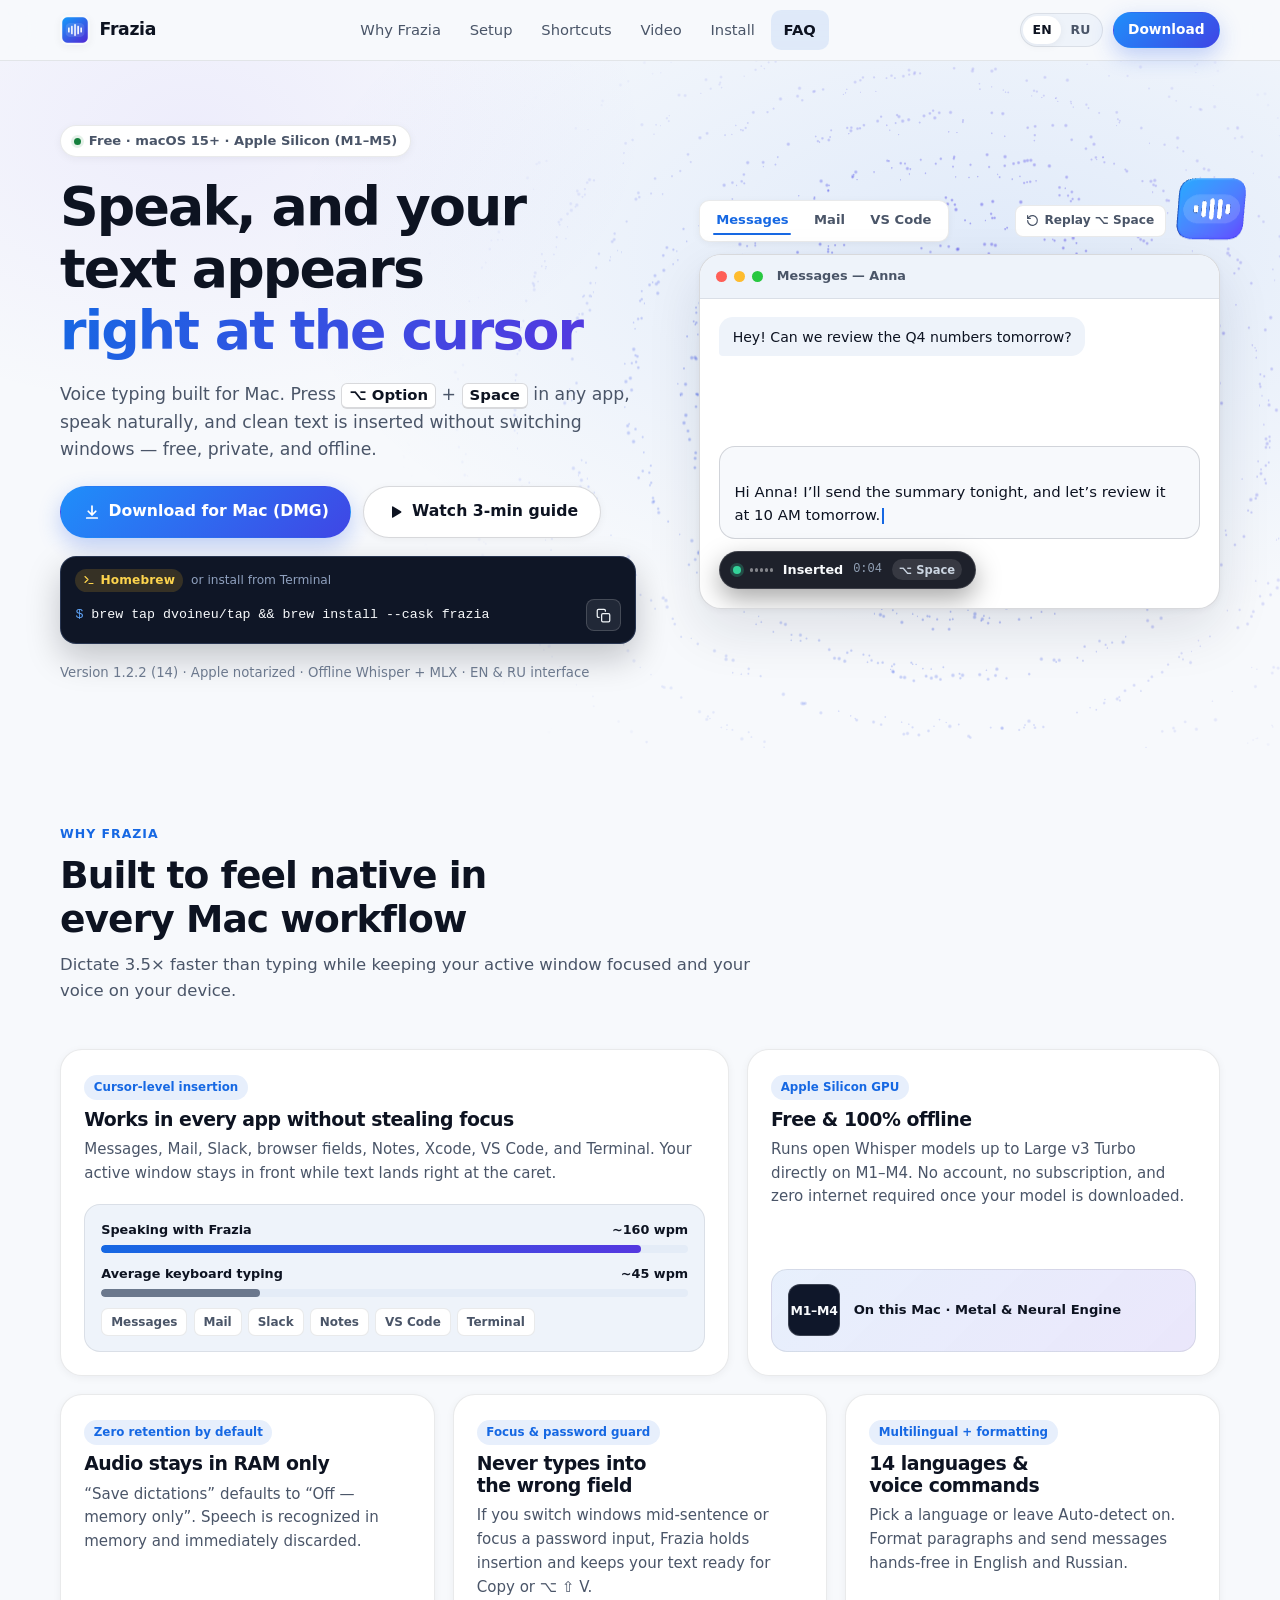
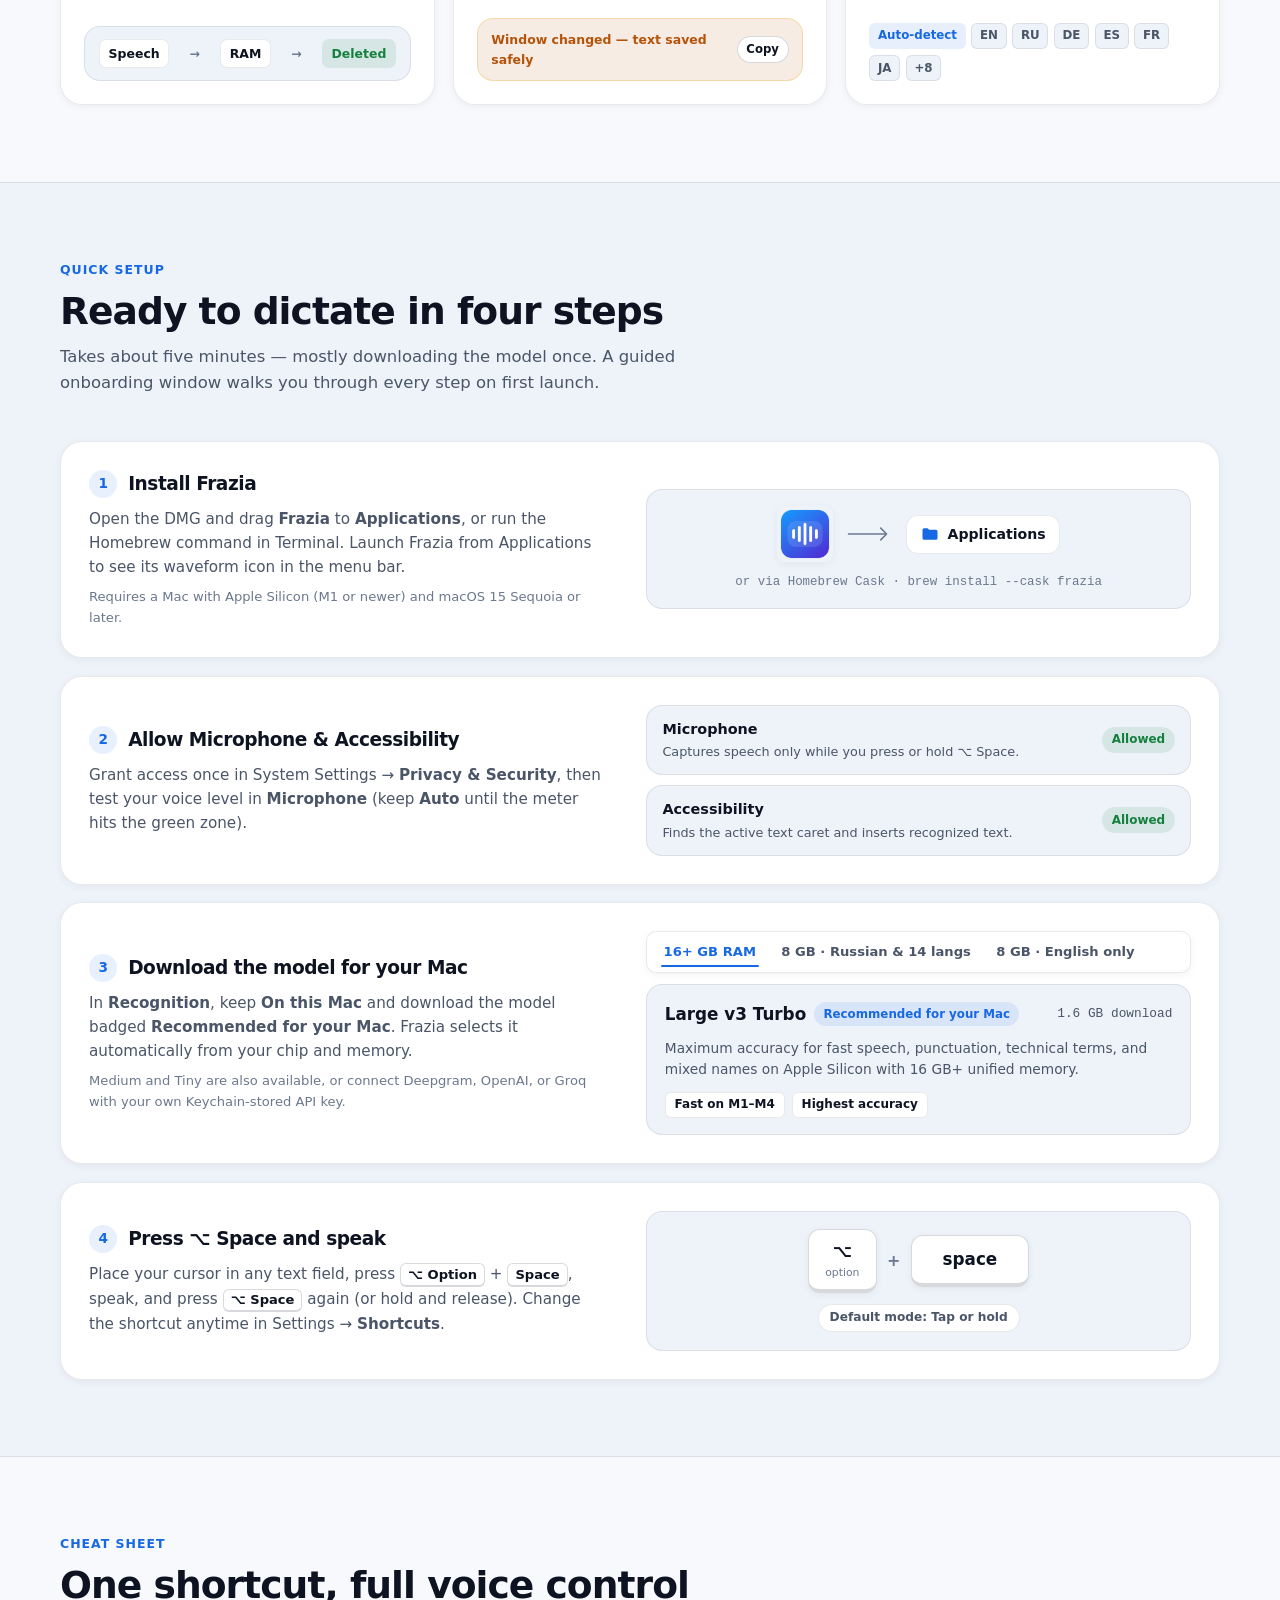
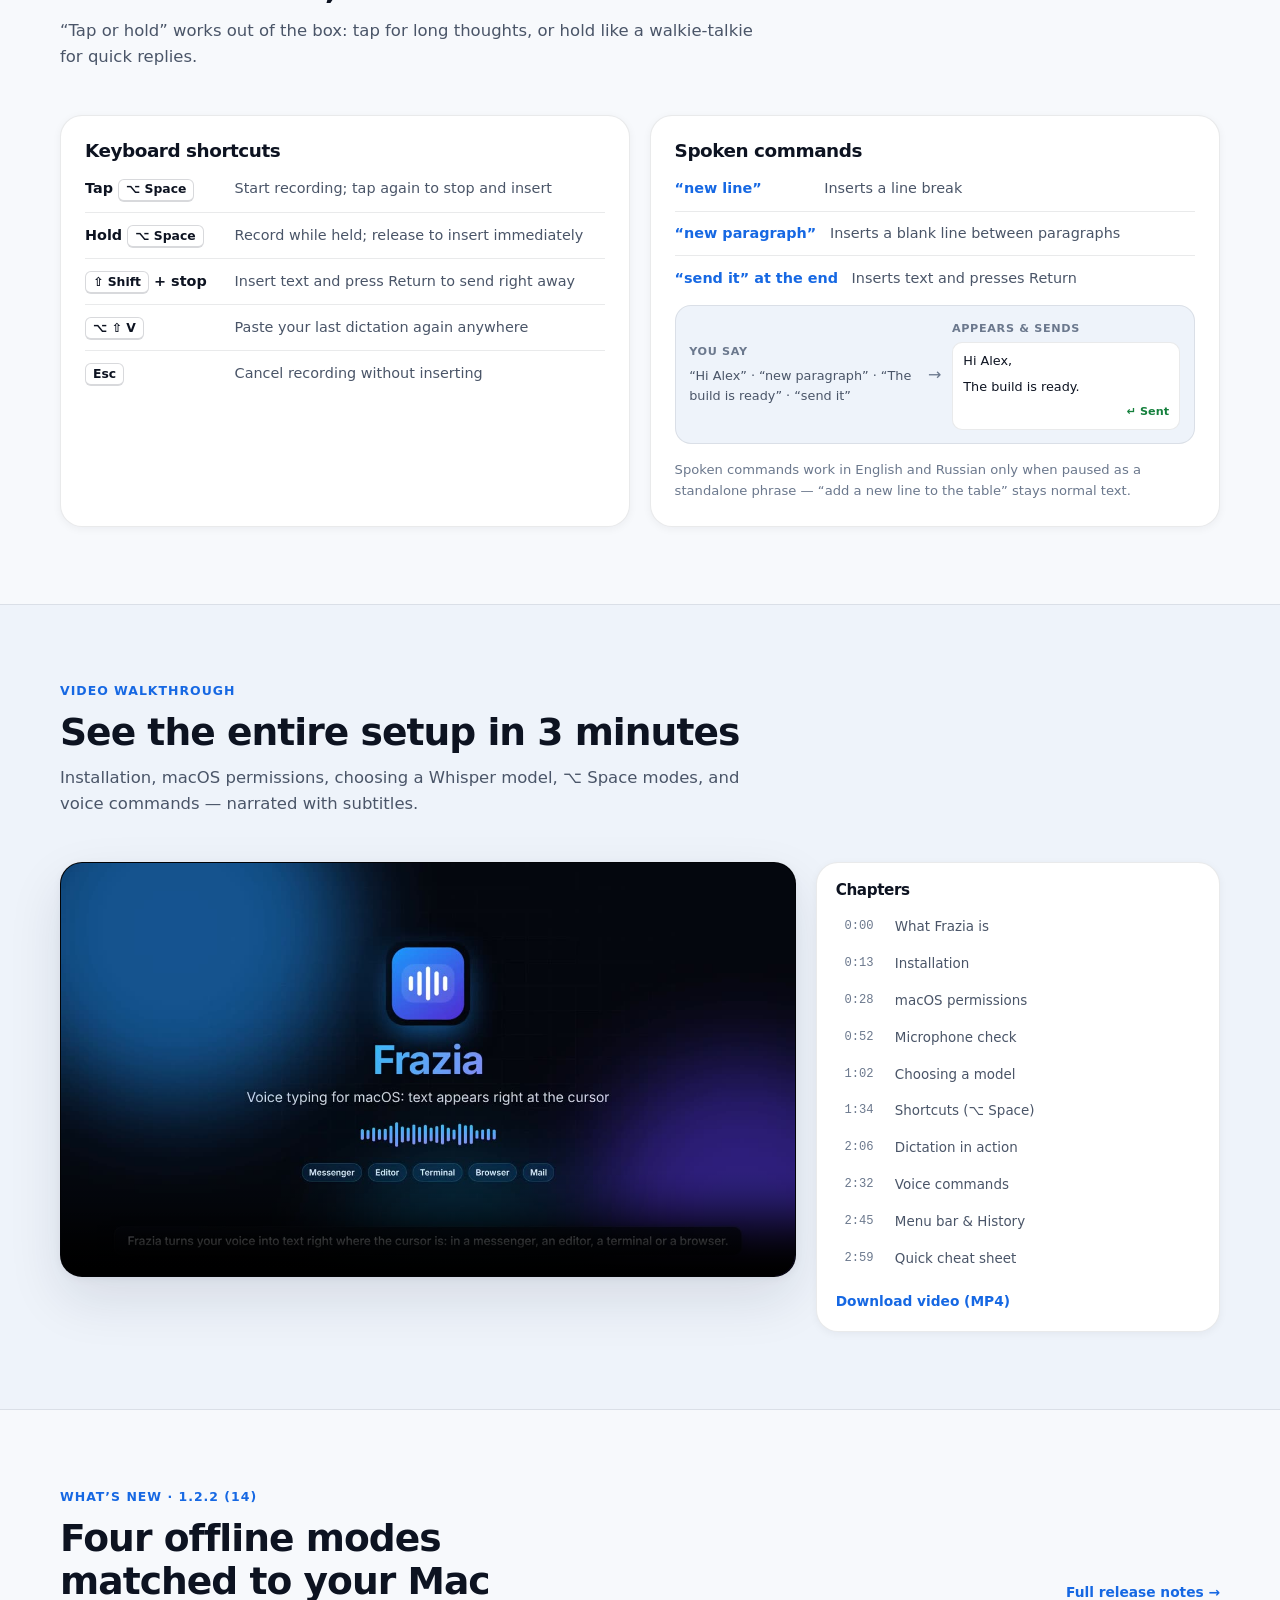
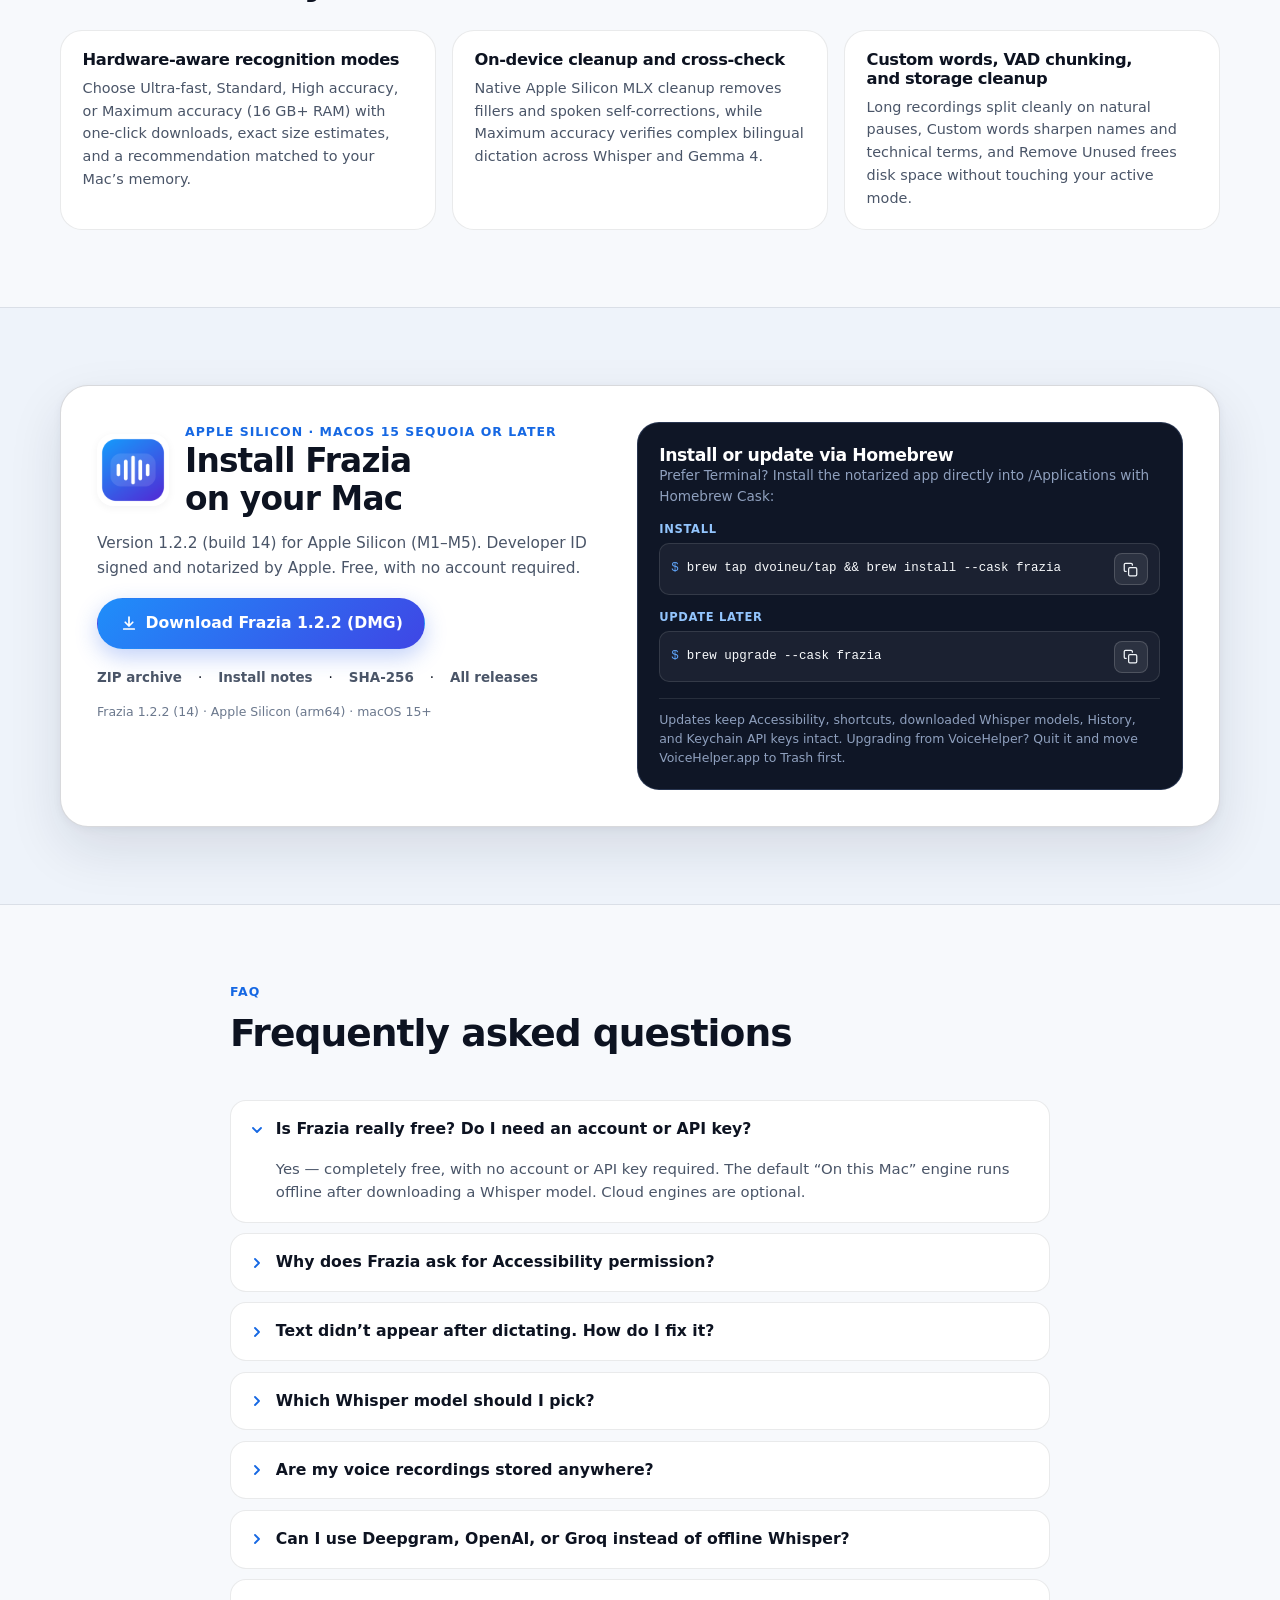
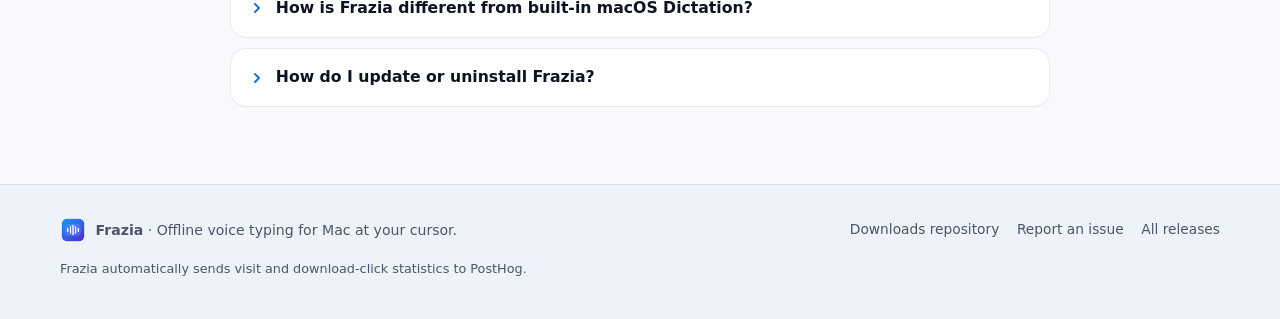
<file: site/index.html>
<!DOCTYPE html>
<html lang="en">
<head>
  <meta charset="utf-8">
  <meta name="referrer" content="no-referrer">
  <meta name="viewport" content="width=device-width, initial-scale=1">
  <title>Frazia — free offline voice typing for Mac at your cursor</title>
  <meta name="description" content="Press ⌥ Option + Space in any Mac app, speak, and text appears at your cursor. Free offline Whisper recognition on Apple Silicon. Install via DMG or Homebrew.">
  <meta name="author" content="Aliaksandr Dvoineu">
  <meta name="robots" content="index, follow, max-image-preview:large">
  <meta name="color-scheme" content="light dark">
  <meta name="theme-color" content="#f7f9fc" media="(prefers-color-scheme: light)">
  <meta name="theme-color" content="#080b12" media="(prefers-color-scheme: dark)">

  <link rel="canonical" href="https://dvoineu.github.io/Frazia/">
  <link rel="alternate" hreflang="ru" href="https://dvoineu.github.io/Frazia/?lang=ru">
  <link rel="alternate" hreflang="en" href="https://dvoineu.github.io/Frazia/?lang=en">
  <link rel="alternate" hreflang="x-default" href="https://dvoineu.github.io/Frazia/">

  <meta property="og:type" content="website">
  <meta property="og:site_name" content="Frazia">
  <meta property="og:title" content="Frazia — free offline voice typing for Mac at your cursor">
  <meta property="og:description" content="Press ⌥ Option + Space in any Mac app, speak, and text appears at your cursor. Free and offline on Apple Silicon.">
  <meta property="og:url" content="https://dvoineu.github.io/Frazia/">
  <meta property="og:image" content="https://dvoineu.github.io/Frazia/media/frazia-guide-poster.jpg">
  <meta property="og:image:width" content="1280">
  <meta property="og:image:height" content="720">
  <meta property="og:locale" content="en_US">
  <meta property="og:locale:alternate" content="ru_RU">
  <meta name="twitter:card" content="summary_large_image">
  <meta name="twitter:title" content="Frazia — free offline voice typing for Mac at your cursor">
  <meta name="twitter:description" content="Press ⌥ Option + Space in any Mac app, speak, and text appears at your cursor.">
  <meta name="twitter:image" content="https://dvoineu.github.io/Frazia/media/frazia-guide-poster.jpg">

  <link rel="icon" href="./assets/favicon.svg" type="image/svg+xml">
  <link rel="apple-touch-icon" sizes="192x192" href="./assets/icon-192.png">
  <link rel="manifest" href="./site.webmanifest">
  <link rel="stylesheet" href="./css/styles.css">

  <script type="application/ld+json">
  {
    "@context": "https://schema.org",
    "@graph": [
      {
        "@type": "WebSite",
        "@id": "https://dvoineu.github.io/Frazia/#website",
        "url": "https://dvoineu.github.io/Frazia/",
        "name": "Frazia",
        "description": "Offline voice typing for Mac at your cursor.",
        "inLanguage": ["en", "ru"]
      },
      {
        "@type": "SoftwareApplication",
        "@id": "https://dvoineu.github.io/Frazia/#software",
        "name": "Frazia",
        "operatingSystem": "macOS 15.0+",
        "applicationCategory": "UtilitiesApplication",
        "softwareVersion": "1.2.2 (14)",
        "identifier": "dev.voicehelper.VoiceHelper",
        "url": "https://dvoineu.github.io/Frazia/",
        "downloadUrl": "https://github.com/dvoineu/VoiceHelper-downloads/releases/download/v1.2.2-build.14/Frazia-1.2.2-14-arm64.dmg",
        "description": "Free voice typing for macOS 15+ on Apple Silicon. Press Option-Space in any app, speak, and text is inserted at the cursor. Install via notarized DMG or Homebrew Cask.",
        "featureList": [
          "Option-Space shortcut: tap to start and stop, or hold while speaking",
          "Text inserted at the cursor in any app without taking focus",
          "Four hardware-aware offline recognition modes with Whisper Large v3 Turbo, MLX cleanup, and Gemma 4 cross-check",
          "Install via notarized DMG or Homebrew (brew tap dvoineu/tap && brew install --cask frazia)",
          "Voice commands: new line, new paragraph, send it",
          "Audio kept in memory only by default",
          "14 dictation languages, Auto-detect, and Custom words"
        ],
        "offers": { "@type": "Offer", "price": "0", "priceCurrency": "USD", "availability": "https://schema.org/InStock" }
      },
      {
        "@type": "VideoObject",
        "@id": "https://dvoineu.github.io/Frazia/#video",
        "name": "Frazia setup guide",
        "description": "Install Frazia, allow permissions, choose a recognition model, set up the Option-Space shortcut and use voice commands.",
        "thumbnailUrl": "https://dvoineu.github.io/Frazia/media/frazia-guide-en-poster.jpg",
        "contentUrl": "https://dvoineu.github.io/Frazia/media/frazia-guide-en-dav-v4.mp4",
        "uploadDate": "2026-11-02",
        "duration": "PT3M12S",
        "inLanguage": "en"
      },
      {
        "@type": "VideoObject",
        "@id": "https://dvoineu.github.io/Frazia/#video-ru",
        "name": "Frazia: видеоинструкция",
        "description": "Установка Frazia, разрешения macOS, выбор модели распознавания, клавиши Option-Space и голосовые команды.",
        "thumbnailUrl": "https://dvoineu.github.io/Frazia/media/frazia-guide-poster.jpg",
        "contentUrl": "https://dvoineu.github.io/Frazia/media/frazia-guide-ru-dav-v4.mp4",
        "uploadDate": "2026-11-01",
        "duration": "PT3M21S",
        "inLanguage": "ru"
      },
      {
        "@type": "FAQPage",
        "@id": "https://dvoineu.github.io/Frazia/#faq",
        "mainEntity": [
          { "@type": "Question", "name": "Is Frazia really free? Do I need an account or API key?", "acceptedAnswer": { "@type": "Answer", "text": "Yes — completely free, with no account or API key required. The default “On this Mac” engine runs offline after downloading a Whisper model. Cloud engines are optional." } },
          { "@type": "Question", "name": "Why does Frazia ask for Accessibility permission?", "acceptedAnswer": { "@type": "Answer", "text": "macOS requires Accessibility for any utility that locates the active text caret and inserts text into another app’s window. Without it, you can still dictate and copy results from History." } },
          { "@type": "Question", "name": "Which Whisper model should I pick?", "acceptedAnswer": { "@type": "Answer", "text": "Pick the model marked “Recommended for your Mac”. On Apple Silicon with 16 GB+ RAM, that is Large v3 Turbo. On 8 GB Macs, Frazia recommends Small for Russian and multilingual speech, or Base for English." } },
          { "@type": "Question", "name": "Are my voice recordings stored anywhere?", "acceptedAnswer": { "@type": "Answer", "text": "Not by default. “Save dictations” is set to “Off — memory only”, so audio lives in RAM during recognition and is immediately erased." } },
          { "@type": "Question", "name": "How do I update or uninstall Frazia?", "acceptedAnswer": { "@type": "Answer", "text": "Choose Check for Updates… from the Frazia menu bar icon, run brew upgrade --cask frazia, or drag the new Frazia.app into Applications and click Replace." } }
        ]
      }
    ]
  }
  </script>
</head>
<body>
  <a href="#main-content" class="skip-link" data-i18n="skipToContent">Skip to main content</a>

  <header class="site-header is-wide">
    <div class="container header-inner">
      <a href="#top" class="brand" aria-label="Frazia — home" data-i18n-aria-label="homeLabel">
        <img src="./assets/icon-192.png" alt="" class="brand-icon" width="30" height="30">
        <span>Frazia</span>
      </a>

      <nav class="site-nav" aria-label="Main navigation" data-i18n-aria-label="navigationLabel">
        <button
          class="menu-button"
          type="button"
          popovertarget="site-menu"
          popovertargetaction="toggle"
          aria-controls="site-menu"
        >
          <svg aria-hidden="true" viewBox="0 0 20 20" fill="none" stroke="currentColor" stroke-width="1.9" stroke-linecap="round"><path d="M3 5.5h14M3 10h14M3 14.5h14"/></svg>
          <span data-i18n="menuButton">Menu</span>
        </button>

        <ul id="site-menu" class="site-menu">
          <li><a href="#benefits" data-i18n="navBenefits">Why Frazia</a></li>
          <li><a href="#start" data-i18n="navStart">Setup</a></li>
          <li><a href="#shortcuts" data-i18n="navShortcuts">Shortcuts</a></li>
          <li><a href="#video" data-i18n="navVideo">Video</a></li>
          <li><a href="#download" data-i18n="navDownload">Install</a></li>
          <li><a href="#faq" data-i18n="navFaq">FAQ</a></li>
        </ul>
      </nav>

      <div class="header-actions">
        <div class="language-switch" role="group" aria-label="Website language" data-i18n-aria-label="languageLabel">
          <a href="?lang=en" class="lang-switch" data-language="en" lang="en" hreflang="en" aria-current="true">EN</a>
          <a href="?lang=ru" class="lang-switch" data-language="ru" lang="ru" hreflang="ru">RU</a>
        </div>
        <a href="#download" class="btn btn-primary btn-small" data-i18n="headerDownloadCta">Download</a>
      </div>
    </div>
  </header>

  <main id="main-content">
    <!-- 1. Hero -->
    <section id="top" class="hero">
      <canvas class="hero-canvas" id="hero-canvas" aria-hidden="true"></canvas>
      <div class="container hero-grid">
        <div class="hero-copy">
          <p class="eyebrow" data-i18n="heroEyebrow">Free · macOS 15+ · Apple Silicon (M1–M5)</p>
          <h1>
            <span data-i18n="heroTitlePrefix">Speak, and your text appears</span>
            <span class="gradient-text" data-i18n="heroTitleHighlight">right at the cursor</span>
          </h1>
          <p class="lead" data-i18n-html="heroLead">Voice typing built for Mac. Press <kbd>⌥ Option</kbd> + <kbd>Space</kbd> in any app, speak naturally, and clean text is inserted without switching windows — free, private, and offline.</p>

          <div class="cta-row">
            <a href="https://github.com/dvoineu/VoiceHelper-downloads/releases/download/v1.2.2-build.14/Frazia-1.2.2-14-arm64.dmg" class="btn btn-primary btn-large" data-release="dmg">
              <svg aria-hidden="true" width="18" height="18" viewBox="0 0 24 24" fill="none" stroke="currentColor" stroke-width="2.3" stroke-linecap="round" stroke-linejoin="round"><path d="M12 4v12m0 0-5-5m5 5 5-5M5 20h14"/></svg>
              <span data-i18n="heroDownloadPrimary">Download for Mac (DMG)</span>
            </a>
            <a href="#video" class="btn btn-secondary btn-large">
              <svg aria-hidden="true" width="18" height="18" viewBox="0 0 24 24" fill="currentColor"><path d="M8 5.5v13a1 1 0 0 0 1.5.86l10.5-6.5a1 1 0 0 0 0-1.72L9.5 4.64A1 1 0 0 0 8 5.5Z"/></svg>
              <span data-i18n="heroWatchGuide">Watch 3-min guide</span>
            </a>
          </div>

          <div class="brew-card">
            <div class="brew-card-head">
              <span class="brew-badge">
                <svg aria-hidden="true" width="12" height="12" viewBox="0 0 24 24" fill="none" stroke="currentColor" stroke-width="2.3" stroke-linecap="round" stroke-linejoin="round"><path d="m4 17 6-6-6-6M12 19h8"/></svg>
                <span data-i18n="heroBrewBadge">Homebrew</span>
              </span>
              <span data-i18n="heroBrewHint">or install from Terminal</span>
            </div>
            <div class="brew-cmd-row">
              <div class="brew-code">
                <span class="brew-prompt" aria-hidden="true">$</span>
                <code id="hero-brew-cmd">brew tap dvoineu/tap &amp;&amp; brew install --cask frazia</code>
              </div>
              <span class="copy-wrap">
                <button
                  type="button"
                  class="copy-button"
                  command="--copy"
                  commandfor="hero-brew-cmd"
                  aria-label="Copy Homebrew install command"
                  data-i18n-aria-label="heroCopyBrewLabel"
                >
                  <svg class="icon-copy" aria-hidden="true" viewBox="0 0 24 24" fill="none" stroke="currentColor" stroke-width="2" stroke-linecap="round" stroke-linejoin="round"><rect x="9" y="9" width="13" height="13" rx="2"/><path d="M5 15H4a2 2 0 0 1-2-2V4a2 2 0 0 1 2-2h9a2 2 0 0 1 2 2v1"/></svg>
                  <svg class="icon-check" aria-hidden="true" viewBox="0 0 24 24" fill="none" stroke="currentColor" stroke-width="2.4" stroke-linecap="round" stroke-linejoin="round"><path d="m5 12 5 5L20 7"/></svg>
                </button>
                <span class="copy-tip" role="status"></span>
              </span>
            </div>
          </div>

          <p class="hero-meta" data-i18n="heroMeta">Version 1.2.2 (14) · Apple notarized · Offline Whisper + MLX · EN &amp; RU interface</p>
        </div>

        <figure class="demo-stage" id="demo-stage" aria-label="Interactive example: dictating with Frazia across Mac apps" data-i18n-aria-label="demoLabel">
          <div class="stage-emblem" id="stage-emblem" aria-hidden="true"></div>

          <div class="demo-toolbar">
            <div class="seg-tablist" id="demo-tablist" role="tablist" focusgroup="tablist nomemory" aria-label="Choose an example app" data-i18n-aria-label="demoTablistLabel">
              <button type="button" role="tab" id="demo-tab-messages" data-scenario="messages" aria-selected="true" focusgroupstart data-i18n="demoTabMessages">Messages</button>
              <button type="button" role="tab" id="demo-tab-mail" data-scenario="mail" aria-selected="false" data-i18n="demoTabMail">Mail</button>
              <button type="button" role="tab" id="demo-tab-code" data-scenario="code" aria-selected="false" data-i18n="demoTabCode">VS Code</button>
            </div>
            <button type="button" class="demo-replay-btn" id="demo-replay" aria-label="Replay dictation animation" data-i18n-aria-label="demoReplayLabel">
              <svg aria-hidden="true" width="13" height="13" viewBox="0 0 24 24" fill="none" stroke="currentColor" stroke-width="2.3" stroke-linecap="round" stroke-linejoin="round"><path d="M3 12a9 9 0 1 0 3-6.7L3 8"/><path d="M3 3v5h5"/></svg>
              <span data-i18n="demoReplay">Replay ⌥ Space</span>
            </button>
          </div>

          <div class="demo-window" id="demo-window" data-app="messages">
            <div class="demo-titlebar" aria-hidden="true">
              <span class="dot red"></span><span class="dot yellow"></span><span class="dot green"></span>
              <span class="demo-title" id="demo-window-title" data-i18n="demoMessagesTitle">Messages — Anna</span>
            </div>

            <div class="demo-panels">
              <div role="tabpanel" aria-labelledby="demo-tab-messages">
                <div class="demo-panel-inner">
                  <div class="bubble-in" data-i18n="demoMessagesIncoming">Hey! Can we review the Q4 numbers tomorrow?</div>
                </div>
              </div>
              <div role="tabpanel" aria-labelledby="demo-tab-mail" hidden="until-found">
                <div class="demo-panel-inner">
                  <div class="mail-meta" data-i18n="demoMailMeta">To: product@company.com · Subject: Friday release status</div>
                </div>
              </div>
              <div role="tabpanel" aria-labelledby="demo-tab-code" hidden="until-found">
                <div class="demo-panel-inner">
                  <div class="code-context" data-i18n="demoCodeContext">func finishSession() async throws {</div>
                </div>
              </div>
            </div>

            <div class="demo-compose" aria-hidden="true">
              <div class="demo-field">
                <span id="demo-text"></span><span class="caret"></span>
              </div>
              <div class="hud" id="demo-hud" data-state="listening">
                <span class="hud-rec-dot"></span>
                <span class="hud-wave"><i></i><i></i><i></i><i></i><i></i></span>
                <span class="hud-status" id="demo-status" data-i18n="demoListening">Listening…</span>
                <span class="hud-timer" id="demo-timer">0:03</span>
                <span class="hud-key">⌥ Space</span>
              </div>
            </div>
          </div>
        </figure>
      </div>
    </section>

    <!-- 2. Why Frazia — Bento Grid -->
    <section id="benefits" class="section">
      <div class="container">
        <div class="section-head">
          <p class="kicker" data-i18n="benefitsKicker">Why Frazia</p>
          <h2 data-i18n="benefitsTitle">Built to feel native in every Mac workflow</h2>
          <p class="section-sub" data-i18n="benefitsSubtitle">Dictate 3.5× faster than typing while keeping your active window focused and your voice on your device.</p>
        </div>

        <ul class="bento-grid">
          <li class="bento-card bento-span-7">
            <div>
              <span class="bento-tag" data-i18n="bento1Tag">Cursor-level insertion</span>
              <h3 data-i18n="bento1Title">Works in every app without stealing focus</h3>
              <p class="bento-body" data-i18n="bento1Body">Messages, Mail, Slack, browser fields, Notes, Xcode, VS Code, and Terminal. Your active window stays in front while text lands right at the caret.</p>
            </div>
            <div class="bento-speed-box" aria-hidden="true">
              <div class="speed-row">
                <div class="speed-meta">
                  <span data-i18n="bentoSpeedVoiceLabel">Speaking with Frazia</span>
                  <strong data-i18n="bentoSpeedVoiceValue">~160 wpm</strong>
                </div>
                <div class="speed-bar-track"><div class="speed-bar-fill is-voice"></div></div>
              </div>
              <div class="speed-row">
                <div class="speed-meta">
                  <span data-i18n="bentoSpeedTypeLabel">Average keyboard typing</span>
                  <span data-i18n="bentoSpeedTypeValue">~45 wpm</span>
                </div>
                <div class="speed-bar-track"><div class="speed-bar-fill is-type"></div></div>
              </div>
              <div class="app-pill-row">
                <span class="app-pill">Messages</span>
                <span class="app-pill">Mail</span>
                <span class="app-pill">Slack</span>
                <span class="app-pill">Notes</span>
                <span class="app-pill">VS Code</span>
                <span class="app-pill">Terminal</span>
              </div>
            </div>
          </li>

          <li class="bento-card bento-span-5">
            <div>
              <span class="bento-tag" data-i18n="bento2Tag">Apple Silicon GPU</span>
              <h3 data-i18n="bento2Title">Free &amp; 100% offline</h3>
              <p class="bento-body" data-i18n="bento2Body">Runs open Whisper models up to Large v3 Turbo directly on M1–M4. No account, no subscription, and zero internet required once your model is downloaded.</p>
            </div>
            <div class="chip-visual" aria-hidden="true">
              <span class="chip-die">M1–M4</span>
              <span class="chip-caption" data-i18n="bento2ChipBadge">On this Mac · Metal &amp; Neural Engine</span>
            </div>
          </li>

          <li class="bento-card bento-span-4">
            <div>
              <span class="bento-tag" data-i18n="bento3Tag">Zero retention by default</span>
              <h3 data-i18n="bento3Title">Audio stays in RAM only</h3>
              <p class="bento-body" data-i18n="bento3Body">“Save dictations” defaults to “Off — memory only”. Speech is recognized in memory and immediately discarded.</p>
            </div>
            <div class="ram-pipeline" aria-hidden="true">
              <span class="ram-step" data-i18n="bentoFlow1">Speech</span>
              <span class="ram-arrow">→</span>
              <span class="ram-step" data-i18n="bentoFlow2">RAM</span>
              <span class="ram-arrow">→</span>
              <span class="ram-step is-deleted" data-i18n="bentoFlow3">Deleted</span>
            </div>
          </li>

          <li class="bento-card bento-span-4">
            <div>
              <span class="bento-tag" data-i18n="bento4Tag">Focus &amp; password guard</span>
              <h3 data-i18n="bento4Title">Never types into the wrong field</h3>
              <p class="bento-body" data-i18n="bento4Body">If you switch windows mid-sentence or focus a password input, Frazia holds insertion and keeps your text ready for Copy or ⌥ ⇧ V.</p>
            </div>
            <div class="guard-preview" aria-hidden="true">
              <span data-i18n="bentoGuardStatus">Window changed — text saved safely</span>
              <span class="guard-copy-pill" data-i18n="bentoGuardAction">Copy</span>
            </div>
          </li>

          <li class="bento-card bento-span-4">
            <div>
              <span class="bento-tag" data-i18n="bento5Tag">Multilingual + formatting</span>
              <h3 data-i18n="bento5Title">14 languages &amp; voice commands</h3>
              <p class="bento-body" data-i18n="bento5Body">Pick a language or leave Auto-detect on. Format paragraphs and send messages hands-free in English and Russian.</p>
            </div>
            <div class="lang-pills" aria-hidden="true">
              <span class="lang-pill is-accent" data-i18n="bentoAutoDetect">Auto-detect</span>
              <span class="lang-pill">EN</span>
              <span class="lang-pill">RU</span>
              <span class="lang-pill">DE</span>
              <span class="lang-pill">ES</span>
              <span class="lang-pill">FR</span>
              <span class="lang-pill">JA</span>
              <span class="lang-pill">+8</span>
            </div>
          </li>
        </ul>
      </div>
    </section>

    <!-- 3. Setup in Four Steps -->
    <section id="start" class="section section-soft">
      <div class="container">
        <div class="section-head">
          <p class="kicker" data-i18n="startKicker">Quick setup</p>
          <h2 data-i18n="startTitle">Ready to dictate in four steps</h2>
          <p class="section-sub" data-i18n="startSubtitle">Takes about five minutes — mostly downloading the model once. A guided onboarding window walks you through every step on first launch.</p>
        </div>

        <ol class="steps-list">
          <li class="step-card">
            <div class="step-copy">
              <h3 class="step-heading" data-i18n="step1Title">Install Frazia</h3>
              <p class="step-body" data-i18n-html="step1Body">Open the DMG and drag <strong>Frazia</strong> to <strong>Applications</strong>, or run the Homebrew command in Terminal. Launch Frazia from Applications to see its waveform icon in the menu bar.</p>
              <p class="step-note" data-i18n="step1Note">Requires a Mac with Apple Silicon (M1 or newer) and macOS 15 Sequoia or later.</p>
            </div>
            <div class="install-box" aria-hidden="true">
              <div class="install-drag">
                <img src="./assets/icon-192.png" alt="" width="56" height="56" loading="lazy" class="brand-icon">
                <svg class="install-arrow" viewBox="0 0 60 24"><path d="M2 12h52m-8-8 8 8-8 8"/></svg>
                <span class="folder-pill">
                  <svg viewBox="0 0 24 24"><path d="M3 7a2 2 0 0 1 2-2h4l2 2h8a2 2 0 0 1 2 2v8a2 2 0 0 1-2 2H5a2 2 0 0 1-2-2V7Z"/></svg>
                  <span data-i18n="folderApplications">Applications</span>
                </span>
              </div>
              <div class="install-alt"><span data-i18n="step1OrTerminal">or via Homebrew Cask</span> · <code>brew install --cask frazia</code></div>
            </div>
          </li>

          <li class="step-card">
            <div class="step-copy">
              <h3 class="step-heading" data-i18n="step2Title">Allow Microphone &amp; Accessibility</h3>
              <p class="step-body" data-i18n-html="step2Body">Grant access once in System Settings → <strong>Privacy &amp; Security</strong>, then test your voice level in <strong>Microphone</strong> (keep <strong>Auto</strong> until the meter hits the green zone).</p>
            </div>
            <ul class="perm-stack">
              <li class="perm-row">
                <span class="perm-info">
                  <strong data-i18n="perm1Title">Microphone</strong>
                  <span data-i18n="perm1Body">Captures speech only while you press or hold ⌥ Space.</span>
                </span>
                <span class="perm-badge" data-i18n="permGranted">Allowed</span>
              </li>
              <li class="perm-row">
                <span class="perm-info">
                  <strong data-i18n="perm2Title">Accessibility</strong>
                  <span data-i18n="perm2Body">Finds the active text caret and inserts recognized text.</span>
                </span>
                <span class="perm-badge" data-i18n="permGranted">Allowed</span>
              </li>
            </ul>
          </li>

          <li class="step-card">
            <div class="step-copy">
              <h3 class="step-heading" data-i18n="step3Title">Download the model for your Mac</h3>
              <p class="step-body" data-i18n-html="step3Body">In <strong>Recognition</strong>, keep <strong>On this Mac</strong> and download the model badged <strong>Recommended for your Mac</strong>. Frazia selects it automatically from your chip and memory.</p>
              <p class="step-note" data-i18n="step3Note">Medium and Tiny are also available, or connect Deepgram, OpenAI, or Groq with your own Keychain-stored API key.</p>
            </div>

            <div class="model-picker">
              <div class="seg-tablist" id="model-tablist" role="tablist" focusgroup="tablist nomemory" aria-label="Select your Mac memory and dictation language" data-i18n-aria-label="modelTablistLabel">
                <button type="button" role="tab" id="model-tab-16gb" aria-selected="true" focusgroupstart data-i18n="modelTab16gb">16+ GB RAM</button>
                <button type="button" role="tab" id="model-tab-8gb-multi" aria-selected="false" data-i18n="modelTab8gbMulti">8 GB · Russian &amp; 14 langs</button>
                <button type="button" role="tab" id="model-tab-8gb-en" aria-selected="false" data-i18n="modelTab8gbEn">8 GB · English only</button>
              </div>

              <div class="model-panels">
                <div role="tabpanel" aria-labelledby="model-tab-16gb" tabindex="0">
                  <div class="model-panel-card">
                    <div class="model-card-top">
                      <div class="model-name-group">
                        <span class="model-name" data-i18n="model1Name">Large v3 Turbo</span>
                        <span class="canonical-badge" data-i18n="modelCanonicalBadge">Recommended for your Mac</span>
                      </div>
                      <span class="model-size" data-i18n="model1Size">1.6 GB download</span>
                    </div>
                    <p class="model-desc" data-i18n="model1Desc">Maximum accuracy for fast speech, punctuation, technical terms, and mixed names on Apple Silicon with 16 GB+ unified memory.</p>
                    <div class="model-tags">
                      <span class="model-tag" data-i18n="model1Speed">Fast on M1–M4</span>
                      <span class="model-tag" data-i18n="model1Accuracy">Highest accuracy</span>
                    </div>
                  </div>
                </div>

                <div role="tabpanel" aria-labelledby="model-tab-8gb-multi" hidden="until-found">
                  <div class="model-panel-card">
                    <div class="model-card-top">
                      <div class="model-name-group">
                        <span class="model-name" data-i18n="model2Name">Small</span>
                        <span class="canonical-badge" data-i18n="modelCanonicalBadge">Recommended for your Mac</span>
                      </div>
                      <span class="model-size" data-i18n="model2Size">466 MB download</span>
                    </div>
                    <p class="model-desc" data-i18n="model2Desc">Balanced memory footprint and strong multilingual accuracy for Russian and 13 other languages on 8 GB Macs.</p>
                    <div class="model-tags">
                      <span class="model-tag" data-i18n="model2Speed">Light RAM use</span>
                      <span class="model-tag" data-i18n="model2Accuracy">High multilingual accuracy</span>
                    </div>
                  </div>
                </div>

                <div role="tabpanel" aria-labelledby="model-tab-8gb-en" hidden="until-found">
                  <div class="model-panel-card">
                    <div class="model-card-top">
                      <div class="model-name-group">
                        <span class="model-name" data-i18n="model3Name">Base</span>
                        <span class="canonical-badge" data-i18n="modelCanonicalBadge">Recommended for your Mac</span>
                      </div>
                      <span class="model-size" data-i18n="model3Size">142 MB download</span>
                    </div>
                    <p class="model-desc" data-i18n="model3Desc">Compact, instant model tuned for everyday English dictation with minimal download size and memory usage.</p>
                    <div class="model-tags">
                      <span class="model-tag" data-i18n="model3Speed">Instant response</span>
                      <span class="model-tag" data-i18n="model3Accuracy">Everyday English</span>
                    </div>
                  </div>
                </div>
              </div>
            </div>
          </li>

          <li class="step-card">
            <div class="step-copy">
              <h3 class="step-heading" data-i18n="step4Title">Press ⌥ Space and speak</h3>
              <p class="step-body" data-i18n-html="step4Body">Place your cursor in any text field, press <kbd>⌥ Option</kbd> + <kbd>Space</kbd>, speak, and press <kbd>⌥ Space</kbd> again (or hold and release). Change the shortcut anytime in Settings → <strong>Shortcuts</strong>.</p>
            </div>
            <div class="keys-showcase" aria-hidden="true">
              <div class="keys-pair">
                <span class="keycap-lg">⌥<small>option</small></span>
                <span class="keys-plus">+</span>
                <span class="keycap-lg keycap-space">space</span>
              </div>
              <span class="mode-pill" data-i18n="step4ModeBadge">Default mode: Tap or hold</span>
            </div>
          </li>
        </ol>
      </div>
    </section>

    <!-- 4. Shortcuts & Spoken Commands -->
    <section id="shortcuts" class="section">
      <div class="container">
        <div class="section-head">
          <p class="kicker" data-i18n="shortcutsKicker">Cheat sheet</p>
          <h2 data-i18n="shortcutsTitle">One shortcut, full voice control</h2>
          <p class="section-sub" data-i18n="shortcutsSubtitle">“Tap or hold” works out of the box: tap for long thoughts, or hold like a walkie-talkie for quick replies.</p>
        </div>

        <div class="cheat-grid">
          <div class="cheat-card">
            <h3 data-i18n="keysHeading">Keyboard shortcuts</h3>
            <dl class="cheat-list">
              <div><dt data-i18n-html="key1Keys">Tap <kbd>⌥ Space</kbd></dt><dd data-i18n="key1Action">Start recording; tap again to stop and insert</dd></div>
              <div><dt data-i18n-html="key2Keys">Hold <kbd>⌥ Space</kbd></dt><dd data-i18n="key2Action">Record while held; release to insert immediately</dd></div>
              <div><dt data-i18n-html="key3Keys"><kbd>⇧ Shift</kbd> + stop</dt><dd data-i18n="key3Action">Insert text and press Return to send right away</dd></div>
              <div><dt><kbd>⌥ ⇧ V</kbd></dt><dd data-i18n="key4Action">Paste your last dictation again anywhere</dd></div>
              <div><dt><kbd>Esc</kbd></dt><dd data-i18n="key5Action">Cancel recording without inserting</dd></div>
            </dl>
          </div>

          <div class="cheat-card">
            <h3 data-i18n="commandsHeading">Spoken commands</h3>
            <dl class="cheat-list">
              <div><dt class="say" data-i18n="cmd1Say">“new line”</dt><dd data-i18n="cmd1Does">Inserts a line break</dd></div>
              <div><dt class="say" data-i18n="cmd2Say">“new paragraph”</dt><dd data-i18n="cmd2Does">Inserts a blank line between paragraphs</dd></div>
              <div><dt class="say" data-i18n="cmd3Say">“send it” at the end</dt><dd data-i18n="cmd3Does">Inserts text and presses Return</dd></div>
            </dl>

            <div class="voice-transform" aria-hidden="true">
              <div class="voice-box">
                <span class="voice-label" data-i18n="voiceExampleSayLabel">You say</span>
                <p class="voice-say-text" data-i18n="voiceExampleSayText">“Hi Alex” · “new paragraph” · “The build is ready” · “send it”</p>
              </div>
              <span class="ram-arrow">→</span>
              <div class="voice-box">
                <span class="voice-label" data-i18n="voiceExampleResultLabel">Appears &amp; sends</span>
                <div class="voice-result-card">
                  <span data-i18n="voiceExampleResultLine1">Hi Alex,</span>
                  <span data-i18n="voiceExampleResultLine2">The build is ready.</span>
                  <span class="voice-sent" data-i18n="voiceExampleSentBadge">↵ Sent</span>
                </div>
              </div>
            </div>

            <p class="step-note" data-i18n="commandsNote">Spoken commands work in English and Russian only when paused as a standalone phrase — “add a new line to the table” stays normal text.</p>
          </div>
        </div>
      </div>
    </section>

    <!-- 5. Video Guide -->
    <section id="video" class="section section-soft">
      <div class="container">
        <div class="section-head">
          <p class="kicker" data-i18n="videoKicker">Video walkthrough</p>
          <h2 data-i18n="videoTitle">See the entire setup in 3 minutes</h2>
          <p class="section-sub" data-i18n="videoSubtitle">Installation, macOS permissions, choosing a Whisper model, ⌥ Space modes, and voice commands — narrated with subtitles.</p>
        </div>

        <div class="video-layout">
          <div class="video-frame">
            <video id="guide-video" controls playsinline preload="none" poster="./media/frazia-guide-en-poster.jpg" width="1920" height="1080">
              <source src="./media/frazia-guide-en-dav-v4.mp4" type="video/mp4">
              <p><span data-i18n="videoFallback">Your browser can’t play this video.</span> <a href="./media/frazia-guide-en-dav-v4.mp4" data-video-link data-i18n="videoDownload">Download video (MP4)</a></p>
            </video>
          </div>

          <nav class="chapters" aria-labelledby="chapters-heading">
            <h3 id="chapters-heading" data-i18n="chaptersHeading">Chapters</h3>
            <ol>
              <li><button type="button" data-seek="0"><span class="time">0:00</span><span data-i18n="chapter1">What Frazia is</span></button></li>
              <li><button type="button" data-seek="13"><span class="time">0:13</span><span data-i18n="chapter2">Installation</span></button></li>
              <li><button type="button" data-seek="28"><span class="time">0:28</span><span data-i18n="chapter3">macOS permissions</span></button></li>
              <li><button type="button" data-seek="52"><span class="time">0:52</span><span data-i18n="chapter4">Microphone check</span></button></li>
              <li><button type="button" data-seek="62"><span class="time">1:02</span><span data-i18n="chapter5">Choosing a model</span></button></li>
              <li><button type="button" data-seek="94"><span class="time">1:34</span><span data-i18n="chapter6">Shortcuts (⌥ Space)</span></button></li>
              <li><button type="button" data-seek="126"><span class="time">2:06</span><span data-i18n="chapter7">Dictation in action</span></button></li>
              <li><button type="button" data-seek="152"><span class="time">2:32</span><span data-i18n="chapter8">Voice commands</span></button></li>
              <li><button type="button" data-seek="165"><span class="time">2:45</span><span data-i18n="chapter9">Menu bar &amp; History</span></button></li>
              <li><button type="button" data-seek="179"><span class="time">2:59</span><span data-i18n="chapter10">Quick cheat sheet</span></button></li>
            </ol>
            <a class="text-link" href="./media/frazia-guide-en-dav-v4.mp4" download data-video-link data-i18n="videoDownload">Download video (MP4)</a>
          </nav>
        </div>
      </div>
    </section>

    <!-- 6. What's New (Streamlined) -->
    <section id="whats-new" class="section" aria-labelledby="whats-new-title">
      <div class="container">
        <div class="whats-new-head">
          <div class="section-head" style="margin-block-end:0">
            <p class="kicker" data-i18n="newKicker">What’s new · 1.2.2 (14)</p>
            <h2 id="whats-new-title" data-i18n="newTitle">Four offline modes matched to your Mac</h2>
          </div>
          <a class="text-link" href="https://github.com/dvoineu/VoiceHelper-downloads/releases/tag/v1.2.2-build.14" data-release="notes" data-i18n="newFullNotes">Full release notes →</a>
        </div>

        <ul class="news-grid">
          <li class="news-card">
            <h3 data-i18n="newSetupTitle">Hardware-aware recognition modes</h3>
            <p data-i18n="newSetupBody">Choose Ultra-fast, Standard, High accuracy, or Maximum accuracy (16 GB+ RAM) with one-click downloads, exact size estimates, and a recommendation matched to your Mac’s memory.</p>
          </li>
          <li class="news-card">
            <h3 data-i18n="newTrialTitle">On-device cleanup and cross-check</h3>
            <p data-i18n="newTrialBody">Native Apple Silicon MLX cleanup removes fillers and spoken self-corrections, while Maximum accuracy verifies complex bilingual dictation across Whisper and Gemma 4.</p>
          </li>
          <li class="news-card">
            <h3 data-i18n="newModelTitle">Custom words, VAD chunking, and storage cleanup</h3>
            <p data-i18n="newModelBody">Long recordings split cleanly on natural pauses, Custom words sharpen names and technical terms, and Remove Unused frees disk space without touching your active mode.</p>
          </li>
        </ul>
      </div>
    </section>

    <!-- 7. Download + Homebrew Panel (No Duplicate 4-Step Checklist) -->
    <section id="download" class="section section-soft">
      <div class="container">
        <div class="download-card">
          <div class="download-main">
            <div class="download-app-row">
              <img src="./assets/icon-192.png" alt="Frazia app icon" width="72" height="72" loading="lazy" class="download-icon">
              <div>
                <p class="kicker" data-i18n="dlKicker">Apple Silicon · macOS 15 Sequoia or later</p>
                <h2 data-i18n="dlTitle">Install Frazia on your Mac</h2>
              </div>
            </div>

            <p class="download-desc" data-i18n="dlDesc">Version 1.2.2 (build 14) for Apple Silicon (M1–M5). Developer ID signed and notarized by Apple. Free, with no account required.</p>

            <div class="cta-row">
              <a href="https://github.com/dvoineu/VoiceHelper-downloads/releases/download/v1.2.2-build.14/Frazia-1.2.2-14-arm64.dmg" class="btn btn-primary btn-large" data-release="dmg">
                <svg aria-hidden="true" width="18" height="18" viewBox="0 0 24 24" fill="none" stroke="currentColor" stroke-width="2.3" stroke-linecap="round" stroke-linejoin="round"><path d="M12 4v12m0 0-5-5m5 5 5-5M5 20h14"/></svg>
                <span data-i18n="dlBtnDmg">Download Frazia 1.2.2 (DMG)</span>
              </a>
            </div>

            <p class="download-links">
              <a href="https://github.com/dvoineu/VoiceHelper-downloads/releases/download/v1.2.2-build.14/Frazia-1.2.2-14-arm64.zip" data-release="zip" data-i18n="dlBtnZip">ZIP archive</a>
              <span aria-hidden="true">·</span>
              <a href="https://github.com/dvoineu/VoiceHelper-downloads/releases/download/v1.2.2-build.14/INSTALL.txt" data-release="install" data-i18n="dlInstall">Install notes</a>
              <span aria-hidden="true">·</span>
              <a href="https://github.com/dvoineu/VoiceHelper-downloads/releases/download/v1.2.2-build.14/SHA256SUMS" data-release="checksums" data-i18n="dlChecksums">SHA-256</a>
              <span aria-hidden="true">·</span>
              <a href="https://github.com/dvoineu/VoiceHelper-downloads/releases" data-i18n="dlVersions">All releases</a>
            </p>

            <p class="version-line">Frazia <span data-release="label">1.2.2 (14)</span> · Apple Silicon (arm64) · macOS 15+</p>
          </div>

          <div class="download-brew-panel">
            <div class="download-brew-top">
              <div>
                <h3 data-i18n="dlBrewTitle">Install or update via Homebrew</h3>
                <p class="download-brew-sub" data-i18n="dlBrewSubtitle">Prefer Terminal? Install the notarized app directly into /Applications with Homebrew Cask:</p>
              </div>

              <div class="brew-command-block">
                <span class="brew-command-label" data-i18n="dlBrewInstallLabel">Install</span>
                <div class="brew-snippet">
                  <div class="brew-code">
                    <span class="brew-prompt" aria-hidden="true">$</span>
                    <code id="dl-brew-install-cmd">brew tap dvoineu/tap &amp;&amp; brew install --cask frazia</code>
                  </div>
                  <span class="copy-wrap">
                    <button
                      type="button"
                      class="copy-button"
                      command="--copy"
                      commandfor="dl-brew-install-cmd"
                      aria-label="Copy Homebrew install command"
                      data-i18n-aria-label="dlCopyInstallLabel"
                    >
                      <svg class="icon-copy" aria-hidden="true" viewBox="0 0 24 24" fill="none" stroke="currentColor" stroke-width="2" stroke-linecap="round" stroke-linejoin="round"><rect x="9" y="9" width="13" height="13" rx="2"/><path d="M5 15H4a2 2 0 0 1-2-2V4a2 2 0 0 1 2-2h9a2 2 0 0 1 2 2v1"/></svg>
                      <svg class="icon-check" aria-hidden="true" viewBox="0 0 24 24" fill="none" stroke="currentColor" stroke-width="2.4" stroke-linecap="round" stroke-linejoin="round"><path d="m5 12 5 5L20 7"/></svg>
                    </button>
                    <span class="copy-tip" role="status"></span>
                  </span>
                </div>
              </div>

              <div class="brew-command-block">
                <span class="brew-command-label" data-i18n="dlBrewUpgradeLabel">Update later</span>
                <div class="brew-snippet">
                  <div class="brew-code">
                    <span class="brew-prompt" aria-hidden="true">$</span>
                    <code id="dl-brew-upgrade-cmd">brew upgrade --cask frazia</code>
                  </div>
                  <span class="copy-wrap">
                    <button
                      type="button"
                      class="copy-button"
                      command="--copy"
                      commandfor="dl-brew-upgrade-cmd"
                      aria-label="Copy Homebrew upgrade command"
                      data-i18n-aria-label="dlCopyUpgradeLabel"
                    >
                      <svg class="icon-copy" aria-hidden="true" viewBox="0 0 24 24" fill="none" stroke="currentColor" stroke-width="2" stroke-linecap="round" stroke-linejoin="round"><rect x="9" y="9" width="13" height="13" rx="2"/><path d="M5 15H4a2 2 0 0 1-2-2V4a2 2 0 0 1 2-2h9a2 2 0 0 1 2 2v1"/></svg>
                      <svg class="icon-check" aria-hidden="true" viewBox="0 0 24 24" fill="none" stroke="currentColor" stroke-width="2.4" stroke-linecap="round" stroke-linejoin="round"><path d="m5 12 5 5L20 7"/></svg>
                    </button>
                    <span class="copy-tip" role="status"></span>
                  </span>
                </div>
              </div>
            </div>

            <p class="download-update-note" data-i18n="dlUpdateNote">Updates keep Accessibility, shortcuts, downloaded Whisper models, History, and Keychain API keys intact. Upgrading from VoiceHelper? Quit it and move VoiceHelper.app to Trash first.</p>
          </div>
        </div>
      </div>
    </section>

    <!-- 8. FAQ -->
    <section id="faq" class="section" aria-labelledby="faq-heading">
      <div class="container narrow">
        <div class="section-head">
          <p class="kicker" data-i18n="faqKicker">FAQ</p>
          <h2 id="faq-heading" data-i18n="faqTitle">Frequently asked questions</h2>
        </div>

        <div class="faq-list">
          <details class="faq-item" open>
            <summary data-i18n="faqQ1">Is Frazia really free? Do I need an account or API key?</summary>
            <p class="faq-answer" data-i18n="faqA1">Yes — completely free, with no account or API key required. The default “On this Mac” engine runs offline after downloading a Whisper model. Cloud engines are optional.</p>
          </details>
          <details class="faq-item">
            <summary data-i18n="faqQ2">Why does Frazia ask for Accessibility permission?</summary>
            <p class="faq-answer" data-i18n="faqA2">macOS requires Accessibility for any utility that locates the active text caret and inserts text into another app’s window. Without it, you can still dictate and copy results from History.</p>
          </details>
          <details class="faq-item">
            <summary data-i18n="faqQ3">Text didn’t appear after dictating. How do I fix it?</summary>
            <p class="faq-answer" data-i18n="faqA3">Verify Frazia is enabled in System Settings → Privacy &amp; Security → Accessibility. If it is already on after an app update, open Frazia Settings → General and click Reset &amp; Request Again…. If you switched windows or focused a password field, Frazia intentionally holds insertion — press ⌥ Shift V to paste or copy it from History.</p>
          </details>
          <details class="faq-item">
            <summary data-i18n="faqQ4">Which Whisper model should I pick?</summary>
            <p class="faq-answer" data-i18n="faqA4">Pick the model marked “Recommended for your Mac”. On Apple Silicon with 16 GB+ RAM, that is Large v3 Turbo. On 8 GB Macs, Frazia recommends Small for Russian and multilingual speech, or Base for English.</p>
          </details>
          <details class="faq-item">
            <summary data-i18n="faqQ5">Are my voice recordings stored anywhere?</summary>
            <p class="faq-answer" data-i18n="faqA5">Not by default. “Save dictations” is set to “Off — memory only”, so audio lives in RAM during recognition and is immediately erased. Optional 24-hour or 7-day History encrypts audio using a key in your macOS Keychain.</p>
          </details>
          <details class="faq-item">
            <summary data-i18n="faqQ6">Can I use Deepgram, OpenAI, or Groq instead of offline Whisper?</summary>
            <p class="faq-answer" data-i18n="faqA6">Yes. Deepgram streams text while you speak, while OpenAI and Groq transcribe when you stop. You supply your own API key (stored in macOS Keychain) and pay the provider directly.</p>
          </details>
          <details class="faq-item">
            <summary data-i18n="faqQ7">How is Frazia different from built-in macOS Dictation?</summary>
            <p class="faq-answer" data-i18n="faqA7">Frazia runs open Whisper models up to Large v3 Turbo locally across 14 languages, floats cleanly beside the caret without stealing focus, supports spoken formatting and Shift-to-send, protects against wrong-window insertion, and offers optional cloud engines.</p>
          </details>
          <details class="faq-item">
            <summary data-i18n="faqQ8">How do I update or uninstall Frazia?</summary>
            <p class="faq-answer" data-i18n="faqA8">Click the Frazia icon in the menu bar and choose Check for Updates…, run brew upgrade --cask frazia, or drag the new Frazia.app into Applications and click Replace — your permissions, models, and settings stay saved. Always launch Frazia from Applications, not the mounted DMG. To uninstall, quit Frazia and move it to the Trash.</p>
          </details>
        </div>
      </div>
    </section>
  </main>

  <footer class="site-footer">
    <div class="container footer-inner">
      <div class="footer-brand">
        <img src="./assets/icon-192.png" alt="" width="26" height="26" loading="lazy">
        <span><strong>Frazia</strong> · <span data-i18n="footerTagline">Offline voice typing for Mac at your cursor.</span></span>
      </div>
      <nav class="footer-links" aria-label="Footer">
        <a href="https://github.com/dvoineu/VoiceHelper-downloads" data-i18n="footerRepository">Downloads repository</a>
        <a href="https://github.com/dvoineu/VoiceHelper-downloads/issues" data-i18n="footerIssues">Report an issue</a>
        <a href="https://github.com/dvoineu/VoiceHelper-downloads/releases" data-i18n="dlVersions">All releases</a>
      </nav>
      <p class="analytics-notice" data-i18n="analyticsDescription">Frazia automatically sends visit and download-click statistics to PostHog.</p>
    </div>
  </footer>

  <script type="module" src="./js/app.js"></script>
</body>
</html>
</file>
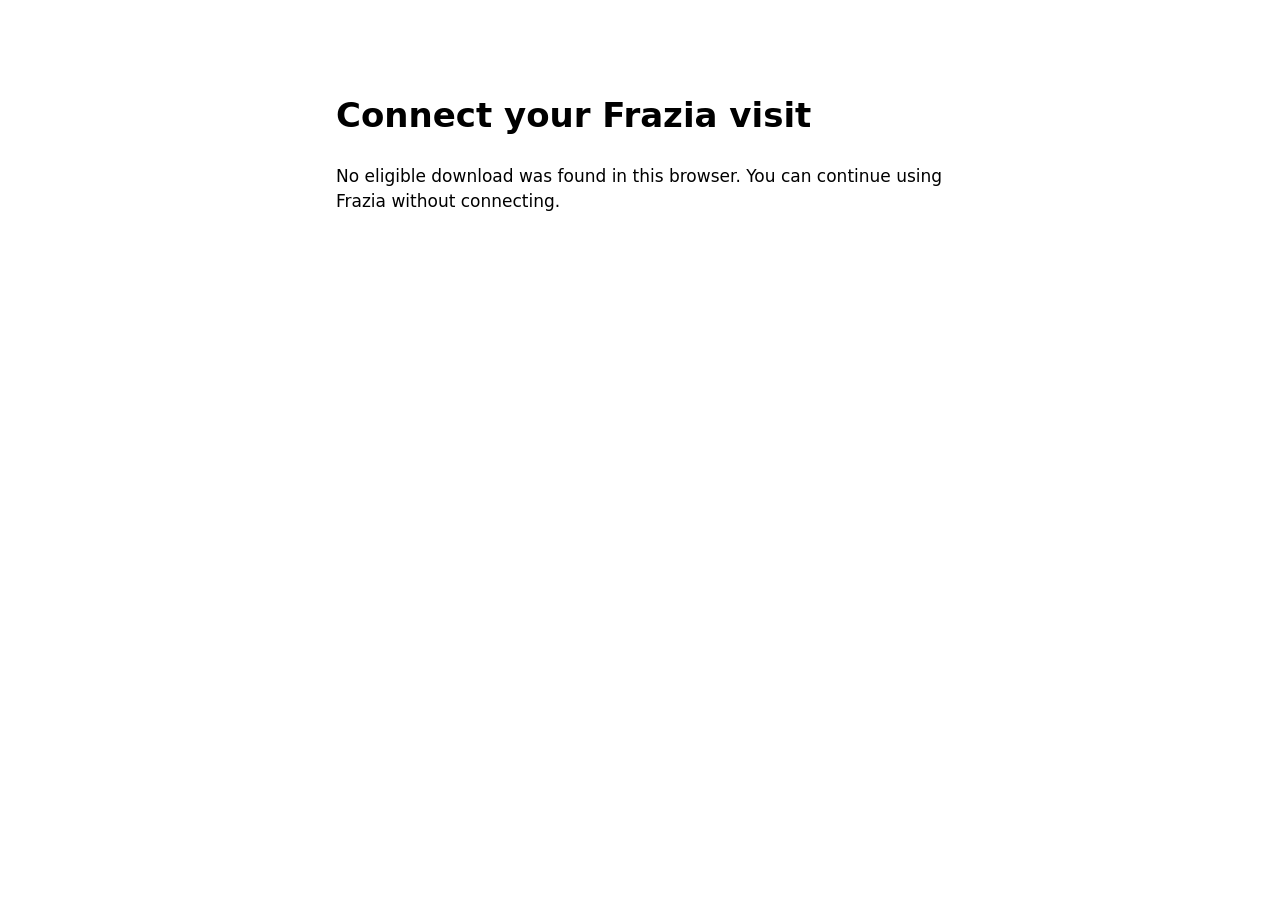
<file: site/analytics-link.html>
<!doctype html>
<html lang="en">
<head>
  <meta charset="utf-8">
  <meta name="viewport" content="width=device-width, initial-scale=1">
  <meta name="referrer" content="no-referrer">
  <title>Connect your Frazia visit</title>
  <style>body{font:17px system-ui,sans-serif;max-width:38rem;margin:10vh auto;padding:0 1.25rem;line-height:1.5}a{display:inline-block;padding:.7rem 1rem;background:#2458c8;color:white;border-radius:.5rem}a[hidden]{display:none}</style>
</head>
<body>
  <main>
    <h1 id="title">Connect your Frazia visit</h1>
    <p id="message">Checking this browser’s download…</p>
    <a id="connect" hidden>Open Frazia</a>
  </main>
  <script type="module" src="./js/analytics-link.mjs"></script>
</body>
</html>
</file>
<file: site/css/styles.css>
/* ==========================================================================
   Frazia Website v2 — Native macOS Acoustic Design System
   ========================================================================== */

:root {
  color-scheme: light dark;

  --bg-light: #f7f9fc;
  --bg-dark: #080b12;
  --bg-elevated-light: #ffffff;
  --bg-elevated-dark: #101624;
  --bg-soft-light: #eef3fa;
  --bg-soft-dark: #0d121f;
  --bg-subtle-light: #e4ecf7;
  --bg-subtle-dark: #172034;

  --ink-light: #0d1321;
  --ink-dark: #f1f5fb;
  --ink-muted-light: #4a5568;
  --ink-muted-dark: #9ba7bd;
  --ink-faint-light: #6b788d;
  --ink-faint-dark: #74829c;

  --line-light: rgba(15, 23, 42, 0.09);
  --line-dark: rgba(255, 255, 255, 0.1);
  --line-strong-light: rgba(15, 23, 42, 0.16);
  --line-strong-dark: rgba(255, 255, 255, 0.18);

  --accent-light: #1668e3;
  --accent-dark: #54a6ff;
  --accent-2-light: #5538e0;
  --accent-2-dark: #947eff;
  --accent-soft-light: rgba(22, 104, 227, 0.1);
  --accent-soft-dark: rgba(84, 166, 255, 0.15);

  --ok-light: #15803d;
  --ok-dark: #34d399;
  --ok-soft-light: rgba(21, 128, 61, 0.11);
  --ok-soft-dark: rgba(52, 211, 153, 0.15);

  --warn-light: #b45309;
  --warn-dark: #fbbf24;
  --warn-soft-light: rgba(180, 83, 9, 0.11);
  --warn-soft-dark: rgba(251, 191, 36, 0.14);

  --rec-red: #ff453a;

  --header-glass-light: rgba(247, 249, 252, 0.82);
  --header-glass-dark: rgba(8, 11, 18, 0.82);

  --term-bg-light: #0f1626;
  --term-bg-dark: #060911;
  --term-ink: #e8eef9;
  --term-muted: #8fa0be;
  --term-border: rgba(130, 162, 225, 0.22);

  --shadow-sm-light: 0 2px 8px rgba(13, 19, 33, 0.05);
  --shadow-sm-dark: 0 2px 10px rgba(0, 0, 0, 0.35);
  --shadow-lg-light: 0 22px 54px rgba(15, 26, 52, 0.11), 0 2px 8px rgba(15, 26, 52, 0.05);
  --shadow-lg-dark: 0 26px 64px rgba(0, 0, 0, 0.58), 0 0 0 1px rgba(255, 255, 255, 0.04);

  --bg: var(--bg-light);
  --bg-elevated: var(--bg-elevated-light);
  --bg-soft: var(--bg-soft-light);
  --bg-subtle: var(--bg-subtle-light);
  --ink: var(--ink-light);
  --ink-muted: var(--ink-muted-light);
  --ink-faint: var(--ink-faint-light);
  --line: var(--line-light);
  --line-strong: var(--line-strong-light);
  --accent: var(--accent-light);
  --accent-2: var(--accent-2-light);
  --accent-soft: var(--accent-soft-light);
  --ok: var(--ok-light);
  --ok-soft: var(--ok-soft-light);
  --warn: var(--warn-light);
  --warn-soft: var(--warn-soft-light);
  --header-glass: var(--header-glass-light);
  --term-bg: var(--term-bg-light);
  --shadow-sm: var(--shadow-sm-light);
  --shadow-lg: var(--shadow-lg-light);

  --radius-sm: 10px;
  --radius-md: 16px;
  --radius-lg: 22px;
  --radius-xl: 28px;
  --font-sans: -apple-system, BlinkMacSystemFont, "SF Pro Display", "SF Pro Text", "Helvetica Neue", system-ui, sans-serif;
  --font-mono: ui-monospace, "SF Mono", Menlo, Monaco, Consolas, monospace;

  accent-color: var(--accent);
}

@media (prefers-color-scheme: dark) {
  :root:not([data-theme="light"]) {
    --bg: var(--bg-dark);
    --bg-elevated: var(--bg-elevated-dark);
    --bg-soft: var(--bg-soft-dark);
    --bg-subtle: var(--bg-subtle-dark);
    --ink: var(--ink-dark);
    --ink-muted: var(--ink-muted-dark);
    --ink-faint: var(--ink-faint-dark);
    --line: var(--line-dark);
    --line-strong: var(--line-strong-dark);
    --accent: var(--accent-dark);
    --accent-2: var(--accent-2-dark);
    --accent-soft: var(--accent-soft-dark);
    --ok: var(--ok-dark);
    --ok-soft: var(--ok-soft-dark);
    --warn: var(--warn-dark);
    --warn-soft: var(--warn-soft-dark);
    --header-glass: var(--header-glass-dark);
    --term-bg: var(--term-bg-dark);
    --shadow-sm: var(--shadow-sm-dark);
    --shadow-lg: var(--shadow-lg-dark);
  }
}

:root[data-theme="light"] {
  color-scheme: light;
}

:root[data-theme="dark"] {
  color-scheme: dark;
  --bg: var(--bg-dark);
  --bg-elevated: var(--bg-elevated-dark);
  --bg-soft: var(--bg-soft-dark);
  --bg-subtle: var(--bg-subtle-dark);
  --ink: var(--ink-dark);
  --ink-muted: var(--ink-muted-dark);
  --ink-faint: var(--ink-faint-dark);
  --line: var(--line-dark);
  --line-strong: var(--line-strong-dark);
  --accent: var(--accent-dark);
  --accent-2: var(--accent-2-dark);
  --accent-soft: var(--accent-soft-dark);
  --ok: var(--ok-dark);
  --ok-soft: var(--ok-soft-dark);
  --warn: var(--warn-dark);
  --warn-soft: var(--warn-soft-dark);
  --header-glass: var(--header-glass-dark);
  --term-bg: var(--term-bg-dark);
  --shadow-sm: var(--shadow-sm-dark);
  --shadow-lg: var(--shadow-lg-dark);
}

@supports (color: light-dark(white, black)) {
  :root {
    --bg: light-dark(var(--bg-light), var(--bg-dark));
    --bg-elevated: light-dark(var(--bg-elevated-light), var(--bg-elevated-dark));
    --bg-soft: light-dark(var(--bg-soft-light), var(--bg-soft-dark));
    --bg-subtle: light-dark(var(--bg-subtle-light), var(--bg-subtle-dark));
    --ink: light-dark(var(--ink-light), var(--ink-dark));
    --ink-muted: light-dark(var(--ink-muted-light), var(--ink-muted-dark));
    --ink-faint: light-dark(var(--ink-faint-light), var(--ink-faint-dark));
    --line: light-dark(var(--line-light), var(--line-dark));
    --line-strong: light-dark(var(--line-strong-light), var(--line-strong-dark));
    --accent: light-dark(var(--accent-light), var(--accent-dark));
    --accent-2: light-dark(var(--accent-2-light), var(--accent-2-dark));
    --accent-soft: light-dark(var(--accent-soft-light), var(--accent-soft-dark));
    --ok: light-dark(var(--ok-light), var(--ok-dark));
    --ok-soft: light-dark(var(--ok-soft-light), var(--ok-soft-dark));
    --warn: light-dark(var(--warn-light), var(--warn-dark));
    --warn-soft: light-dark(var(--warn-soft-light), var(--warn-soft-dark));
    --header-glass: light-dark(var(--header-glass-light), var(--header-glass-dark));
    --term-bg: light-dark(var(--term-bg-light), var(--term-bg-dark));
  }
}

*,
*::before,
*::after {
  box-sizing: border-box;
}

html {
  scroll-behavior: smooth;
  -webkit-text-size-adjust: 100%;
}

:target,
section[id] {
  scroll-margin-top: 4.75rem;
}

body {
  margin: 0;
  font-family: var(--font-sans);
  font-size: 16px;
  line-height: 1.58;
  color: var(--ink);
  background: var(--bg);
  -webkit-font-smoothing: antialiased;
  overflow-x: clip;
}

h1,
h2,
h3 {
  margin: 0;
  letter-spacing: -0.025em;
  line-height: 1.16;
  text-wrap: balance;
}

p {
  margin: 0;
}

.lead,
.section-sub,
.bento-body,
.step-body,
.faq-answer {
  text-wrap: pretty;
}

a {
  color: var(--accent);
  text-decoration: none;
}

a:hover {
  text-decoration: underline;
}

:focus-visible {
  outline: 2px solid var(--accent);
  outline-offset: 3px;
  border-radius: 6px;
}

.container {
  width: min(1160px, calc(100% - 2.5rem));
  margin-inline: auto;
}

.container.narrow {
  width: min(820px, calc(100% - 2.5rem));
}

/* Skip link */
.skip-link {
  position: fixed;
  inset-block-start: -100px;
  inset-inline-start: 1rem;
  z-index: 200;
  padding: 0.6rem 1rem;
  border-radius: var(--radius-sm);
  background: var(--ink);
  color: var(--bg);
  font-weight: 600;
}

.skip-link:focus {
  inset-block-start: 0.75rem;
}

/* ==========================================================================
   Header & Responsive Popover Navigation (navbar guide)
   ========================================================================== */

.site-header {
  position: sticky;
  inset-block-start: 0;
  z-index: 60;
  background: var(--header-glass);
  backdrop-filter: saturate(180%) blur(18px);
  -webkit-backdrop-filter: saturate(180%) blur(18px);
  border-block-end: 1px solid var(--line);
}

.site-header.is-measuring * {
  transition: none !important;
}

.header-inner {
  display: flex;
  align-items: center;
  justify-content: space-between;
  gap: 1rem;
  min-block-size: 3.75rem;
}

.header-inner > * {
  flex-shrink: 0;
  white-space: nowrap;
}

.brand {
  display: inline-flex;
  align-items: center;
  gap: 0.6rem;
  color: var(--ink);
  font-weight: 700;
  font-size: 1.08rem;
  letter-spacing: -0.02em;
}

.brand:hover {
  text-decoration: none;
}

.brand-icon {
  border-radius: 8px;
  box-shadow: var(--shadow-sm);
}

.site-nav {
  display: flex;
  align-items: center;
}

.menu-button {
  anchor-name: --menu-button;
  display: inline-flex;
  align-items: center;
  gap: 0.4rem;
  min-block-size: 2.25rem;
  padding: 0.35rem 0.75rem;
  border: 1px solid var(--line-strong);
  border-radius: 999px;
  background: var(--bg-elevated);
  color: var(--ink);
  font: inherit;
  font-size: 0.88rem;
  font-weight: 600;
  cursor: pointer;
}

.menu-button svg {
  width: 16px;
  height: 16px;
}

.site-menu {
  list-style: none;
  margin: 0;
  padding: 0.5rem;
  position: fixed;
  inset: auto;
  inset-block-start: 4.1rem;
  inset-block-start: anchor(--menu-button bottom);
  inset-inline-end: 1.25rem;
  inline-size: min(82dvw, 18rem);
  max-inline-size: calc(100dvw - 2rem);
  block-size: fit-content;
  max-block-size: calc(100dvh - 5rem);
  margin-block-start: 0.4rem;
  overflow: auto;
  border: 1px solid var(--line-strong);
  border-radius: var(--radius-md);
  background: var(--bg-elevated);
  box-shadow: var(--shadow-lg);
}

.site-header:not(.is-wide) .site-menu:not(:is(:popover-open, .\:popover-open, .is-open)) {
  display: none;
}

.site-header:not(.is-wide) .site-menu:is(:popover-open, .\:popover-open, .is-open) {
  display: grid;
  gap: 0.2rem;
}

.site-menu a {
  display: block;
  padding: 0.55rem 0.8rem;
  border-radius: 10px;
  color: var(--ink-muted);
  font-size: 0.92rem;
  font-weight: 500;
  transition: color 0.15s ease, background-color 0.15s ease;
}

.site-menu a:hover {
  color: var(--ink);
  background: var(--bg-soft);
  text-decoration: none;
}

.site-menu a.is-active,
.site-menu a[aria-current="page"] {
  color: var(--ink);
  font-weight: 600;
  background: var(--accent-soft);
}

.site-header.is-wide .menu-button {
  display: none;
}

.site-header.is-wide .site-menu {
  position: static;
  display: flex;
  align-items: center;
  gap: 0.2rem;
  inline-size: auto;
  max-inline-size: none;
  block-size: auto;
  max-block-size: none;
  overflow: visible;
  margin: 0;
  padding: 0;
  border: 0;
  background: transparent;
  box-shadow: none;
}

.site-header.is-wide .site-menu::backdrop {
  display: none;
}

.header-actions {
  display: inline-flex;
  align-items: center;
  gap: 0.6rem;
}

.language-switch {
  display: inline-flex;
  padding: 2px;
  border-radius: 999px;
  border: 1px solid var(--line);
  background: var(--bg-soft);
}

.lang-switch {
  padding: 0.25rem 0.58rem;
  border-radius: 999px;
  font-size: 0.78rem;
  font-weight: 650;
  color: var(--ink-muted);
  letter-spacing: 0.02em;
}

.lang-switch:hover {
  color: var(--ink);
  text-decoration: none;
}

.lang-switch[aria-current="true"] {
  background: var(--bg-elevated);
  color: var(--ink);
  box-shadow: var(--shadow-sm);
}

/* Buttons */
.btn {
  display: inline-flex;
  align-items: center;
  justify-content: center;
  gap: 0.5rem;
  border-radius: 999px;
  font: inherit;
  font-weight: 620;
  cursor: pointer;
  border: 1px solid transparent;
  transition: transform 0.14s ease, box-shadow 0.15s ease, background-color 0.15s ease, border-color 0.15s ease;
  text-decoration: none;
}

.btn:hover {
  text-decoration: none;
}

.btn:active {
  transform: translateY(1px);
}

.btn-small {
  padding: 0.4rem 0.9rem;
  font-size: 0.86rem;
}

.btn-large {
  padding: 0.78rem 1.35rem;
  font-size: 0.98rem;
}

.btn-primary {
  background: linear-gradient(135deg, #1f8efa 0%, #3f46e5 100%);
  color: #ffffff;
  box-shadow: 0 8px 22px rgba(38, 92, 235, 0.28);
}

.btn-primary:hover {
  box-shadow: 0 10px 28px rgba(38, 92, 235, 0.38);
}

.btn-secondary {
  background: var(--bg-elevated);
  color: var(--ink);
  border-color: var(--line-strong);
  box-shadow: var(--shadow-sm);
}

.btn-secondary:hover {
  background: var(--bg-soft);
}

/* Keycaps */
kbd {
  display: inline-flex;
  align-items: center;
  gap: 0.2rem;
  padding: 0.1rem 0.44rem;
  border-radius: 6px;
  border: 1px solid var(--line-strong);
  border-block-end-width: 2px;
  background: var(--bg-elevated);
  color: var(--ink);
  font-family: var(--font-sans);
  font-size: 0.86em;
  font-weight: 600;
  line-height: 1.35;
  white-space: nowrap;
}

/* ==========================================================================
   1. Hero + Homebrew Bar + Multi-App Live Demo
   ========================================================================== */

.hero {
  position: relative;
  padding-block: clamp(2.8rem, 5vw, 4.6rem) clamp(3rem, 5vw, 4.8rem);
  overflow: hidden;
  background:
    radial-gradient(64rem 34rem at 78% 28%, var(--accent-soft), transparent 70%),
    radial-gradient(42rem 26rem at 15% 10%, rgba(112, 78, 244, 0.07), transparent 68%);
}

.hero-canvas {
  position: absolute;
  inset: 0;
  width: 100%;
  height: 100%;
  pointer-events: none;
  opacity: 0;
  transition: opacity 0.5s ease;
}

.hero-canvas.is-ready {
  opacity: 1;
}

.hero-grid {
  position: relative;
  z-index: 1;
  display: grid;
  grid-template-columns: minmax(0, 1.06fr) minmax(0, 0.94fr);
  align-items: center;
  gap: clamp(2rem, 4vw, 3.5rem);
}

.hero-copy,
.demo-stage,
.brew-card,
.brew-cmd-row,
.step-copy,
.model-picker,
.cheat-card,
.video-frame,
.chapters,
.download-main,
.download-brew-panel,
.download-brew-top,
.brew-command-block,
.brew-snippet {
  min-inline-size: 0;
}

.hero-copy {
  display: grid;
  gap: 1.15rem;
}

.eyebrow {
  display: inline-flex;
  align-items: center;
  gap: 0.5rem;
  width: fit-content;
  padding: 0.3rem 0.8rem;
  border-radius: 999px;
  border: 1px solid var(--line);
  background: var(--bg-elevated);
  color: var(--ink-muted);
  font-size: 0.82rem;
  font-weight: 600;
  box-shadow: var(--shadow-sm);
}

.eyebrow::before {
  content: "";
  width: 7px;
  height: 7px;
  border-radius: 50%;
  background: var(--ok);
  box-shadow: 0 0 0 3px var(--ok-soft);
}

.hero h1 {
  font-size: clamp(2.15rem, 4.2vw, 3.45rem);
  font-weight: 760;
  letter-spacing: -0.035em;
}

.gradient-text {
  display: block;
  background: linear-gradient(120deg, var(--accent) 0%, var(--accent-2) 90%);
  -webkit-background-clip: text;
  background-clip: text;
  color: transparent;
}

.lead {
  font-size: clamp(1.02rem, 1.35vw, 1.14rem);
  color: var(--ink-muted);
  max-inline-size: 56ch;
}

.cta-row {
  display: flex;
  flex-wrap: wrap;
  align-items: center;
  gap: 0.75rem;
  margin-block-start: 0.25rem;
}

/* Prominent Homebrew Terminal Bar (Hero & Download) */
.brew-card {
  display: grid;
  gap: 0.45rem;
  max-inline-size: 36rem;
  padding: 0.75rem 0.9rem;
  border-radius: var(--radius-md);
  border: 1px solid var(--term-border);
  background: var(--term-bg);
  color: var(--term-ink);
  box-shadow: 0 14px 34px rgba(6, 10, 20, 0.22);
}

.brew-card-head {
  display: flex;
  align-items: center;
  gap: 0.5rem;
  font-size: 0.76rem;
  color: var(--term-muted);
}

.brew-badge {
  display: inline-flex;
  align-items: center;
  gap: 0.32rem;
  padding: 0.12rem 0.5rem;
  border-radius: 999px;
  background: rgba(251, 191, 36, 0.16);
  color: #fcd34d;
  font-weight: 650;
  letter-spacing: 0.01em;
}

.brew-cmd-row {
  display: flex;
  align-items: center;
  justify-content: space-between;
  gap: 0.65rem;
}

.brew-code {
  display: flex;
  align-items: center;
  gap: 0.5rem;
  min-inline-size: 0;
  overflow-x: auto;
  scrollbar-width: none;
  font-family: var(--font-mono);
  font-size: 0.83rem;
  color: #f8fafc;
  white-space: nowrap;
}

.brew-code::-webkit-scrollbar {
  display: none;
}

.brew-prompt {
  color: #60a5fa;
  user-select: none;
}

/* Accessible Copy Button + Live Status Bubble (copy-button guide) */
.copy-wrap {
  position: relative;
  flex: none;
  display: inline-flex;
  align-items: center;
}

.copy-button {
  display: inline-flex;
  align-items: center;
  justify-content: center;
  min-inline-size: 32px;
  min-block-size: 32px;
  padding: 0.35rem 0.55rem;
  border-radius: 8px;
  border: 1px solid rgba(255, 255, 255, 0.16);
  background: rgba(255, 255, 255, 0.08);
  color: #f1f5f9;
  cursor: pointer;
  transition: background-color 0.15s ease, border-color 0.15s ease;
}

.copy-button:hover {
  background: rgba(255, 255, 255, 0.16);
}

.copy-button svg {
  width: 15px;
  height: 15px;
}

.copy-button .icon-check {
  display: none;
}

.copy-button[data-copied] {
  border-color: rgba(52, 211, 153, 0.55);
  background: rgba(16, 185, 129, 0.2);
  color: #6ee7b7;
}

.copy-button[data-copied] .icon-copy {
  display: none;
}

.copy-button[data-copied] .icon-check {
  display: block;
}

.copy-button[data-failed] {
  border-color: rgba(248, 113, 113, 0.6);
  color: #fca5a5;
}

.copy-tip {
  position: absolute;
  inset-block-end: calc(100% + 6px);
  inset-inline-end: 0;
  padding: 0.22rem 0.52rem;
  border-radius: 6px;
  background: #1e293b;
  border: 1px solid rgba(255, 255, 255, 0.16);
  color: #f8fafc;
  font-family: var(--font-sans);
  font-size: 0.73rem;
  font-weight: 600;
  white-space: nowrap;
  pointer-events: none;
  opacity: 0;
  transition: opacity 0.15s ease;
}

.copy-button[data-copied] + .copy-tip,
.copy-button[data-failed] + .copy-tip {
  opacity: 1;
}

.hero-meta {
  font-size: 0.83rem;
  color: var(--ink-faint);
}

/* Right Column: Multi-App Interactive Demo Stage */
.demo-stage {
  position: relative;
  margin: 0;
  display: grid;
  gap: 0.75rem;
}

.stage-emblem {
  position: absolute;
  inset-block-start: -18px;
  inset-inline-end: -10px;
  width: 68px;
  height: 68px;
  pointer-events: none;
  z-index: 3;
}

.demo-toolbar {
  display: flex;
  align-items: center;
  justify-content: space-between;
  gap: 0.5rem;
  padding-inline-end: 3.4rem;
}

/* Shared Accessible Tablist (tabs guide) */
.seg-tablist {
  display: flex;
  align-items: center;
  gap: 0.15rem;
  overflow-x: auto;
  scrollbar-width: none;
  padding: 0.22rem 0.3rem;
  border-radius: var(--radius-sm);
  border: 1px solid var(--line);
  background: var(--bg-elevated);
  box-shadow: var(--shadow-sm);
}

.seg-tablist::-webkit-scrollbar {
  display: none;
}

.seg-tablist [role="tab"] {
  position: relative;
  flex: none;
  padding: 0.38rem 0.72rem;
  border: 0;
  border-radius: 7px;
  background: transparent;
  color: var(--ink-muted);
  font: inherit;
  font-size: 0.82rem;
  font-weight: 600;
  cursor: pointer;
  transition: color 0.15s ease;
}

.seg-tablist [role="tab"]:hover {
  color: var(--ink);
}

.seg-tablist [role="tab"][aria-selected="true"] {
  color: var(--accent);
}

.seg-tablist [role="tab"][aria-selected="true"]::after {
  content: "";
  position: absolute;
  inset: auto 0.55rem 0.12rem;
  border-block-end: 2.5px solid var(--accent);
  border-radius: 2px;
}

.demo-replay-btn {
  display: inline-flex;
  align-items: center;
  gap: 0.32rem;
  padding: 0.35rem 0.65rem;
  border-radius: 8px;
  border: 1px solid var(--line);
  background: var(--bg-elevated);
  color: var(--ink-muted);
  font: inherit;
  font-size: 0.76rem;
  font-weight: 600;
  cursor: pointer;
}

.demo-replay-btn:hover {
  color: var(--ink);
  border-color: var(--line-strong);
}

.demo-window {
  border-radius: var(--radius-lg);
  border: 1px solid var(--line-strong);
  background: var(--bg-elevated);
  box-shadow: var(--shadow-lg);
  overflow: hidden;
}

.demo-window[data-app="code"] {
  background: #0d111a;
  color: #e2e8f0;
  border-color: rgba(148, 163, 184, 0.22);
}

.demo-titlebar {
  display: flex;
  align-items: center;
  gap: 0.45rem;
  padding: 0.72rem 1rem;
  border-block-end: 1px solid var(--line);
  background: var(--bg-soft);
}

.demo-window[data-app="code"] .demo-titlebar {
  background: #141b29;
  border-block-end-color: rgba(255, 255, 255, 0.08);
}

.dot {
  width: 11px;
  height: 11px;
  border-radius: 50%;
}

.dot.red { background: #ff5f57; }
.dot.yellow { background: #febc2e; }
.dot.green { background: #28c840; }

.demo-title {
  margin-inline-start: 0.4rem;
  font-size: 0.8rem;
  font-weight: 600;
  color: var(--ink-muted);
}

.demo-window[data-app="code"] .demo-title {
  color: #94a3b8;
  font-family: var(--font-mono);
}

.demo-panels {
  display: grid;
}

.demo-panels > [role="tabpanel"] {
  grid-area: 1 / 1;
}

.demo-panel-inner {
  padding: 1.15rem 1.2rem 0.65rem;
  min-block-size: 9.2rem;
  display: grid;
  align-content: start;
  gap: 0.75rem;
}

.bubble-in {
  width: fit-content;
  max-inline-size: 88%;
  padding: 0.52rem 0.85rem;
  border-radius: 14px 14px 14px 4px;
  background: var(--bg-soft);
  color: var(--ink);
  font-size: 0.88rem;
}

.mail-meta {
  padding-block-end: 0.55rem;
  border-block-end: 1px solid var(--line);
  font-size: 0.78rem;
  color: var(--ink-faint);
}

.code-context {
  font-family: var(--font-mono);
  font-size: 0.82rem;
  color: #93c5fd;
}

.demo-compose {
  padding: 0 1.2rem 1.2rem;
  display: grid;
  gap: 0.75rem;
}

.demo-field {
  min-block-size: 4.5rem;
  padding: 0.75rem 0.9rem;
  border-radius: var(--radius-md);
  border: 1px solid var(--line-strong);
  background: var(--bg);
  font-size: 0.93rem;
  line-height: 1.5;
  white-space: pre-line;
}

.demo-window[data-app="code"] .demo-field {
  background: #090d14;
  border-color: rgba(148, 163, 184, 0.2);
  font-family: var(--font-mono);
  font-size: 0.82rem;
  color: #86efac;
}

.caret {
  display: inline-block;
  width: 2px;
  height: 1.05em;
  margin-inline-start: 2px;
  vertical-align: text-bottom;
  background: var(--accent);
  animation: caret-blink 1s steps(2, start) infinite;
}

@keyframes caret-blink {
  to { opacity: 0; }
}

/* Authentic Frazia macOS HUDView Capsule */
.hud {
  display: inline-flex;
  align-items: center;
  gap: 0.62rem;
  width: fit-content;
  padding: 0.44rem 0.78rem;
  border-radius: 999px;
  background: rgba(16, 20, 30, 0.94);
  border: 1px solid rgba(255, 255, 255, 0.14);
  color: #f8fafc;
  font-size: 0.8rem;
  box-shadow: 0 10px 26px rgba(0, 0, 0, 0.34);
}

.hud-rec-dot {
  width: 8px;
  height: 8px;
  border-radius: 50%;
  background: var(--rec-red);
  box-shadow: 0 0 0 3px rgba(255, 69, 58, 0.24);
  animation: rec-pulse 1.25s ease-in-out infinite;
}

.hud[data-state="recognizing"] .hud-rec-dot {
  background: #60a5fa;
  box-shadow: 0 0 0 3px rgba(96, 165, 250, 0.24);
}

.hud[data-state="inserted"] .hud-rec-dot {
  background: #34d399;
  box-shadow: 0 0 0 3px rgba(52, 211, 153, 0.24);
  animation: none;
}

@keyframes rec-pulse {
  0%, 100% { transform: scale(1); opacity: 1; }
  50% { transform: scale(0.8); opacity: 0.55; }
}

.hud-wave {
  display: inline-flex;
  align-items: center;
  gap: 2.5px;
  height: 14px;
}

.hud-wave i {
  display: block;
  width: 2.5px;
  height: 5px;
  border-radius: 2px;
  background: #ffffff;
  animation: wave-bounce 0.85s ease-in-out infinite;
}

.hud-wave i:nth-child(2) { animation-delay: 0.12s; }
.hud-wave i:nth-child(3) { animation-delay: 0.24s; }
.hud-wave i:nth-child(4) { animation-delay: 0.36s; }
.hud-wave i:nth-child(5) { animation-delay: 0.48s; }

.hud[data-state="inserted"] .hud-wave i {
  animation: none;
  height: 4px;
  opacity: 0.45;
}

@keyframes wave-bounce {
  0%, 100% { height: 4px; }
  50% { height: 14px; }
}

.hud-status {
  font-weight: 600;
}

.hud-timer {
  font-family: var(--font-mono);
  font-size: 0.75rem;
  color: #94a3b8;
}

.hud-key {
  padding: 0.1rem 0.44rem;
  border-radius: 999px;
  background: rgba(255, 255, 255, 0.11);
  color: #cbd5e1;
  font-size: 0.72rem;
  font-weight: 600;
}

/* ==========================================================================
   Shared Sections
   ========================================================================== */

.section {
  padding-block: clamp(3.6rem, 6vw, 5.4rem);
}

.section-soft {
  background: var(--bg-soft);
  border-block: 1px solid var(--line);
}

.section-head {
  display: grid;
  gap: 0.65rem;
  max-inline-size: 44rem;
  margin-block-end: clamp(2rem, 3.5vw, 2.8rem);
}

.kicker {
  font-size: 0.78rem;
  font-weight: 700;
  text-transform: uppercase;
  letter-spacing: 0.08em;
  color: var(--accent);
}

.section-head h2 {
  font-size: clamp(1.7rem, 3vw, 2.35rem);
  font-weight: 740;
}

.section-sub {
  font-size: 1.03rem;
  color: var(--ink-muted);
}

/* ==========================================================================
   2. Why Frazia — Expressive Bento Grid
   ========================================================================== */

.bento-grid {
  list-style: none;
  margin: 0;
  padding: 0;
  display: grid;
  grid-template-columns: repeat(12, minmax(0, 1fr));
  gap: 1.1rem;
}

.bento-card {
  display: flex;
  flex-direction: column;
  justify-content: space-between;
  gap: 1.15rem;
  padding: 1.45rem;
  border-radius: var(--radius-lg);
  border: 1px solid var(--line);
  background: var(--bg-elevated);
  box-shadow: var(--shadow-sm);
}

.bento-span-7 { grid-column: span 7; }
.bento-span-5 { grid-column: span 5; }
.bento-span-4 { grid-column: span 4; }

.bento-tag {
  display: inline-flex;
  align-items: center;
  gap: 0.35rem;
  width: fit-content;
  padding: 0.2rem 0.6rem;
  border-radius: 999px;
  background: var(--accent-soft);
  color: var(--accent);
  font-size: 0.74rem;
  font-weight: 650;
}

.bento-card h3 {
  font-size: 1.18rem;
  font-weight: 700;
  margin-block-start: 0.55rem;
}

.bento-body {
  margin-block-start: 0.45rem;
  font-size: 0.94rem;
  color: var(--ink-muted);
}

/* Bento Visual 1: Speed Bars + App Pills */
.bento-speed-box {
  display: grid;
  gap: 0.7rem;
  padding: 0.95rem 1rem;
  border-radius: var(--radius-md);
  background: var(--bg-soft);
  border: 1px solid var(--line);
}

.speed-row {
  display: grid;
  gap: 0.3rem;
}

.speed-meta {
  display: flex;
  justify-content: space-between;
  font-size: 0.8rem;
  font-weight: 600;
}

.speed-bar-track {
  height: 8px;
  border-radius: 999px;
  background: var(--bg-subtle);
  overflow: hidden;
}

.speed-bar-fill {
  height: 100%;
  border-radius: 999px;
}

.speed-bar-fill.is-voice {
  width: 92%;
  background: linear-gradient(90deg, var(--accent), var(--accent-2));
}

.speed-bar-fill.is-type {
  width: 27%;
  background: var(--ink-faint);
}

.app-pill-row {
  display: flex;
  flex-wrap: wrap;
  gap: 0.38rem;
}

.app-pill {
  padding: 0.2rem 0.56rem;
  border-radius: 7px;
  border: 1px solid var(--line);
  background: var(--bg-elevated);
  font-size: 0.75rem;
  font-weight: 600;
  color: var(--ink-muted);
}

/* Bento Visual 2: Apple Silicon Chip */
.chip-visual {
  display: flex;
  align-items: center;
  gap: 0.85rem;
  padding: 0.9rem 1rem;
  border-radius: var(--radius-md);
  background: linear-gradient(135deg, rgba(22, 104, 227, 0.1), rgba(85, 56, 224, 0.12));
  border: 1px solid var(--line);
}

.chip-die {
  flex: none;
  display: grid;
  place-items: center;
  width: 52px;
  height: 52px;
  border-radius: 12px;
  background: #0f172a;
  color: #f8fafc;
  border: 1px solid rgba(255, 255, 255, 0.18);
  font-weight: 750;
  font-size: 0.78rem;
  letter-spacing: -0.02em;
}

.chip-caption {
  font-size: 0.82rem;
  font-weight: 650;
  color: var(--ink);
}

/* Bento Visual 3: RAM Pipeline */
.ram-pipeline {
  display: flex;
  align-items: center;
  justify-content: space-between;
  gap: 0.35rem;
  padding: 0.75rem 0.85rem;
  border-radius: var(--radius-md);
  background: var(--bg-soft);
  border: 1px solid var(--line);
  font-size: 0.78rem;
  font-weight: 650;
}

.ram-step {
  padding: 0.24rem 0.55rem;
  border-radius: 7px;
  background: var(--bg-elevated);
  border: 1px solid var(--line);
}

.ram-step.is-deleted {
  color: var(--ok);
  background: var(--ok-soft);
  border-color: transparent;
}

.ram-arrow {
  color: var(--ink-faint);
}

/* Bento Visual 4: Smart Guard Preview */
.guard-preview {
  display: flex;
  align-items: center;
  justify-content: space-between;
  gap: 0.6rem;
  padding: 0.68rem 0.85rem;
  border-radius: var(--radius-md);
  background: var(--warn-soft);
  border: 1px solid rgba(245, 158, 11, 0.28);
  font-size: 0.78rem;
  font-weight: 600;
  color: var(--warn);
}

.guard-copy-pill {
  flex: none;
  padding: 0.2rem 0.55rem;
  border-radius: 999px;
  background: var(--bg-elevated);
  color: var(--ink);
  border: 1px solid var(--line-strong);
  font-size: 0.73rem;
  font-weight: 650;
}

/* Bento Visual 5: Languages & Commands */
.lang-pills {
  display: flex;
  flex-wrap: wrap;
  gap: 0.35rem;
}

.lang-pill {
  padding: 0.18rem 0.48rem;
  border-radius: 6px;
  background: var(--bg-soft);
  border: 1px solid var(--line);
  font-size: 0.74rem;
  font-weight: 650;
  color: var(--ink-muted);
}

.lang-pill.is-accent {
  background: var(--accent-soft);
  color: var(--accent);
  border-color: transparent;
}

/* ==========================================================================
   3. Setup in Four Steps + Interactive Model Recommender
   ========================================================================== */

.steps-list {
  list-style: none;
  margin: 0;
  padding: 0;
  display: grid;
  gap: 1.1rem;
  counter-reset: step;
}

.step-card {
  counter-increment: step;
  display: grid;
  grid-template-columns: minmax(0, 1fr) minmax(0, 1.05fr);
  align-items: center;
  gap: clamp(1.2rem, 3vw, 2.4rem);
  padding: clamp(1.25rem, 2.5vw, 1.75rem);
  border-radius: var(--radius-lg);
  border: 1px solid var(--line);
  background: var(--bg-elevated);
  box-shadow: var(--shadow-sm);
}

.step-copy {
  display: grid;
  gap: 0.55rem;
}

.step-heading {
  display: flex;
  align-items: center;
  gap: 0.7rem;
  font-size: 1.16rem;
}

.step-heading::before {
  content: counter(step);
  flex: none;
  display: inline-grid;
  place-items: center;
  width: 28px;
  height: 28px;
  border-radius: 50%;
  background: var(--accent-soft);
  color: var(--accent);
  font-size: 0.85rem;
  font-weight: 750;
}

.step-body {
  font-size: 0.95rem;
  color: var(--ink-muted);
}

.step-note {
  font-size: 0.82rem;
  color: var(--ink-faint);
}

/* Step 1 visual */
.install-box {
  display: grid;
  gap: 0.65rem;
  padding: 1rem 1.1rem;
  border-radius: var(--radius-md);
  background: var(--bg-soft);
  border: 1px solid var(--line);
}

.install-drag {
  display: flex;
  align-items: center;
  justify-content: center;
  gap: 0.9rem;
}

.install-arrow {
  width: 44px;
  height: 20px;
  stroke: var(--ink-faint);
  stroke-width: 2;
  fill: none;
  stroke-linecap: round;
  stroke-linejoin: round;
}

.folder-pill {
  display: inline-flex;
  align-items: center;
  gap: 0.45rem;
  padding: 0.48rem 0.85rem;
  border-radius: 12px;
  background: var(--bg-elevated);
  border: 1px solid var(--line);
  font-weight: 650;
  font-size: 0.88rem;
}

.folder-pill svg {
  width: 20px;
  height: 20px;
  fill: var(--accent);
}

.install-alt {
  text-align: center;
  font-size: 0.78rem;
  color: var(--ink-faint);
  font-family: var(--font-mono);
}

/* Step 2 permissions */
.perm-stack {
  list-style: none;
  margin: 0;
  padding: 0;
  display: grid;
  gap: 0.6rem;
}

.perm-row {
  display: flex;
  align-items: center;
  justify-content: space-between;
  gap: 0.8rem;
  padding: 0.75rem 0.95rem;
  border-radius: var(--radius-md);
  background: var(--bg-soft);
  border: 1px solid var(--line);
}

.perm-info {
  display: grid;
  gap: 0.12rem;
}

.perm-info strong {
  font-size: 0.9rem;
}

.perm-info span {
  font-size: 0.8rem;
  color: var(--ink-muted);
}

.perm-badge {
  flex: none;
  padding: 0.22rem 0.6rem;
  border-radius: 999px;
  background: var(--ok-soft);
  color: var(--ok);
  font-size: 0.75rem;
  font-weight: 700;
}

/* Step 3 Interactive Model Recommender */
.model-picker {
  display: grid;
  gap: 0.65rem;
}

.model-panels {
  display: grid;
}

.model-panels > [role="tabpanel"] {
  grid-area: 1 / 1;
}

/* Put box styles on child wrapper per tabs guide (hidden="until-found" safety) */
.model-panel-card {
  display: grid;
  gap: 0.65rem;
  padding: 1rem 1.1rem;
  border-radius: var(--radius-md);
  background: var(--bg-soft);
  border: 1px solid var(--line);
}

.model-card-top {
  display: flex;
  flex-wrap: wrap;
  align-items: center;
  justify-content: space-between;
  gap: 0.5rem;
}

.model-name-group {
  display: flex;
  flex-wrap: wrap;
  align-items: center;
  gap: 0.5rem;
}

.model-name {
  font-size: 1.05rem;
  font-weight: 750;
}

.canonical-badge {
  display: inline-flex;
  align-items: center;
  padding: 0.18rem 0.58rem;
  border-radius: 999px;
  background: var(--accent-soft);
  color: var(--accent);
  font-size: 0.74rem;
  font-weight: 700;
}

.model-size {
  font-family: var(--font-mono);
  font-size: 0.8rem;
  color: var(--ink-muted);
}

.model-desc {
  font-size: 0.86rem;
  color: var(--ink-muted);
}

.model-tags {
  display: flex;
  flex-wrap: wrap;
  gap: 0.45rem;
}

.model-tag {
  padding: 0.18rem 0.55rem;
  border-radius: 6px;
  background: var(--bg-elevated);
  border: 1px solid var(--line);
  font-size: 0.75rem;
  font-weight: 600;
  color: var(--ink);
}

/* Step 4 Physical Keycaps */
.keys-showcase {
  display: grid;
  justify-items: center;
  gap: 0.7rem;
  padding: 1.1rem;
  border-radius: var(--radius-md);
  background: var(--bg-soft);
  border: 1px solid var(--line);
}

.keys-pair {
  display: flex;
  align-items: center;
  gap: 0.65rem;
}

.keycap-lg {
  display: inline-flex;
  flex-direction: column;
  align-items: center;
  justify-content: center;
  min-block-size: 3.3rem;
  padding: 0.45rem 1rem;
  border-radius: 12px;
  border: 1px solid var(--line-strong);
  border-block-end-width: 4px;
  background: var(--bg-elevated);
  box-shadow: var(--shadow-sm);
  font-weight: 700;
  font-size: 1.05rem;
}

.keycap-lg small {
  font-size: 0.68rem;
  font-weight: 500;
  color: var(--ink-faint);
}

.keycap-space {
  min-inline-size: 7.4rem;
}

.keys-plus {
  font-weight: 700;
  color: var(--ink-faint);
}

.mode-pill {
  padding: 0.22rem 0.68rem;
  border-radius: 999px;
  background: var(--bg-elevated);
  border: 1px solid var(--line);
  font-size: 0.76rem;
  font-weight: 600;
  color: var(--ink-muted);
}

/* ==========================================================================
   4. Shortcuts & Spoken Formatting ("Speak -> Result" Showcase)
   ========================================================================== */

.cheat-grid {
  display: grid;
  grid-template-columns: repeat(2, minmax(0, 1fr));
  gap: 1.2rem;
}

.cheat-card {
  display: flex;
  flex-direction: column;
  gap: 1rem;
  padding: 1.5rem;
  border-radius: var(--radius-lg);
  border: 1px solid var(--line);
  background: var(--bg-elevated);
  box-shadow: var(--shadow-sm);
}

.cheat-card h3 {
  font-size: 1.15rem;
}

.cheat-list {
  margin: 0;
  display: grid;
  gap: 0.65rem;
}

.cheat-list > div {
  display: grid;
  grid-template-columns: minmax(8.5rem, auto) 1fr;
  align-items: baseline;
  gap: 0.85rem;
  padding-block-end: 0.65rem;
  border-block-end: 1px solid var(--line);
}

.cheat-list > div:last-child {
  padding-block-end: 0;
  border-block-end: 0;
}

.cheat-list dt {
  font-weight: 650;
  font-size: 0.9rem;
}

.cheat-list dt.say {
  color: var(--accent);
  font-family: var(--font-sans);
}

.cheat-list dd {
  margin: 0;
  font-size: 0.9rem;
  color: var(--ink-muted);
}

.voice-transform {
  display: grid;
  grid-template-columns: 1fr auto 1fr;
  align-items: center;
  gap: 0.65rem;
  padding: 0.85rem;
  border-radius: var(--radius-md);
  background: var(--bg-soft);
  border: 1px solid var(--line);
}

.voice-box {
  display: grid;
  gap: 0.3rem;
}

.voice-label {
  font-size: 0.7rem;
  font-weight: 700;
  text-transform: uppercase;
  letter-spacing: 0.06em;
  color: var(--ink-faint);
}

.voice-say-text {
  font-size: 0.8rem;
  color: var(--ink-muted);
}

.voice-result-card {
  padding: 0.5rem 0.65rem;
  border-radius: 10px;
  background: var(--bg-elevated);
  border: 1px solid var(--line);
  font-size: 0.8rem;
  display: grid;
  gap: 0.35rem;
}

.voice-sent {
  justify-self: end;
  font-size: 0.7rem;
  font-weight: 700;
  color: var(--ok);
}

/* ==========================================================================
   5. Video Guide + 10 Chapters
   ========================================================================== */

.video-layout {
  display: grid;
  grid-template-columns: minmax(0, 1.55fr) minmax(16rem, 0.85fr);
  gap: 1.25rem;
  align-items: start;
}

.video-frame {
  border-radius: var(--radius-lg);
  overflow: hidden;
  border: 1px solid var(--line-strong);
  background: #000000;
  box-shadow: var(--shadow-lg);
}

.video-frame video {
  display: block;
  width: 100%;
  height: auto;
  aspect-ratio: 16 / 9;
}

.chapters {
  padding: 1.15rem;
  border-radius: var(--radius-lg);
  border: 1px solid var(--line);
  background: var(--bg-elevated);
  box-shadow: var(--shadow-sm);
}

.chapters h3 {
  font-size: 0.95rem;
  margin-block-end: 0.65rem;
}

.chapters ol {
  list-style: none;
  margin: 0 0 0.75rem;
  padding: 0;
  display: grid;
  gap: 0.18rem;
}

.chapters button {
  width: 100%;
  display: flex;
  align-items: center;
  gap: 0.65rem;
  padding: 0.4rem 0.55rem;
  border: 0;
  border-radius: 8px;
  background: transparent;
  color: var(--ink-muted);
  font: inherit;
  font-size: 0.84rem;
  text-align: left;
  cursor: pointer;
}

.chapters button:hover {
  background: var(--bg-soft);
  color: var(--ink);
}

.chapters button[aria-current="true"] {
  background: var(--accent-soft);
  color: var(--accent);
  font-weight: 650;
}

.chapters .time {
  font-family: var(--font-mono);
  font-size: 0.76rem;
  color: var(--ink-faint);
  min-inline-size: 2.5rem;
}

.text-link {
  display: inline-flex;
  align-items: center;
  gap: 0.3rem;
  font-size: 0.86rem;
  font-weight: 600;
}

/* ==========================================================================
   6. Streamlined What's New
   ========================================================================== */

.whats-new-head {
  display: flex;
  flex-wrap: wrap;
  align-items: flex-end;
  justify-content: space-between;
  gap: 1rem;
  margin-block-end: 1.6rem;
}

.news-grid {
  list-style: none;
  margin: 0;
  padding: 0;
  display: grid;
  grid-template-columns: repeat(3, minmax(0, 1fr));
  gap: 1rem;
}

.news-card {
  padding: 1.25rem 1.35rem;
  border-radius: var(--radius-lg);
  border: 1px solid var(--line);
  background: var(--bg-elevated);
  display: grid;
  align-content: start;
  gap: 0.45rem;
}

.news-card h3 {
  font-size: 1.02rem;
}

.news-card p {
  font-size: 0.9rem;
  color: var(--ink-muted);
}

/* ==========================================================================
   7. Dual-Path Download: Notarized DMG + First-Class Homebrew Panel
   ========================================================================== */

.download-card {
  display: grid;
  grid-template-columns: minmax(0, 0.96fr) minmax(0, 1.04fr);
  gap: clamp(1.5rem, 3vw, 2.2rem);
  padding: clamp(1.5rem, 3vw, 2.25rem);
  border-radius: var(--radius-xl);
  border: 1px solid var(--line-strong);
  background: var(--bg-elevated);
  box-shadow: var(--shadow-lg);
}

.download-main {
  display: grid;
  align-content: start;
  gap: 0.85rem;
}

.download-app-row {
  display: flex;
  align-items: center;
  gap: 1rem;
}

.download-icon {
  border-radius: 16px;
  box-shadow: var(--shadow-sm);
}

.download-main h2 {
  font-size: clamp(1.55rem, 2.6vw, 2.05rem);
}

.download-desc {
  font-size: 0.96rem;
  color: var(--ink-muted);
}

.download-links {
  display: flex;
  flex-wrap: wrap;
  align-items: center;
  gap: 0.5rem 1rem;
  padding-block-start: 0.25rem;
  font-size: 0.84rem;
}

.download-links a {
  color: var(--ink-muted);
  font-weight: 550;
}

.download-links a:hover {
  color: var(--accent);
}

.download-brew-panel {
  display: grid;
  align-content: space-between;
  gap: 1rem;
  padding: 1.35rem;
  border-radius: var(--radius-lg);
  background: var(--term-bg);
  border: 1px solid var(--term-border);
  color: var(--term-ink);
}

.download-brew-top {
  display: grid;
  gap: 0.8rem;
}

.download-brew-top h3 {
  font-size: 1.08rem;
  color: #ffffff;
}

.download-brew-sub {
  font-size: 0.85rem;
  color: var(--term-muted);
}

.brew-command-block {
  display: grid;
  gap: 0.3rem;
}

.brew-command-label {
  font-size: 0.72rem;
  font-weight: 650;
  text-transform: uppercase;
  letter-spacing: 0.06em;
  color: #93c5fd;
}

.brew-snippet {
  display: flex;
  align-items: center;
  justify-content: space-between;
  gap: 0.6rem;
  padding: 0.55rem 0.7rem;
  border-radius: 10px;
  background: rgba(255, 255, 255, 0.05);
  border: 1px solid rgba(255, 255, 255, 0.11);
}

.brew-snippet .brew-code {
  font-size: 0.78rem;
}

.download-update-note {
  font-size: 0.78rem;
  line-height: 1.5;
  color: var(--term-muted);
  border-block-start: 1px solid rgba(255, 255, 255, 0.1);
  padding-block-start: 0.75rem;
}

.version-line {
  font-size: 0.78rem;
  color: var(--ink-faint);
}

/* ==========================================================================
   8. FAQ Accordion (accordion guide: leading chevron + ::details-content)
   ========================================================================== */

.faq-list {
  display: grid;
  gap: 0.65rem;
}

.faq-item {
  border-radius: var(--radius-md);
  border: 1px solid var(--line);
  background: var(--bg-elevated);
  padding-inline: 1.15rem;
}

.faq-item summary {
  list-style: none;
  display: flex;
  align-items: center;
  gap: 0.65rem;
  padding-block: 1rem;
  font-weight: 650;
  font-size: 0.98rem;
  cursor: pointer;
}

.faq-item summary::-webkit-details-marker {
  display: none;
}

.faq-item summary::before {
  content: "";
  inline-size: 1rem;
  block-size: 1rem;
  flex-shrink: 0;
  background-color: var(--accent);
  -webkit-mask: url("data:image/svg+xml,%3Csvg xmlns='http://www.w3.org/2000/svg' viewBox='0 0 20 20' fill='none' stroke='black' stroke-width='2.3' stroke-linecap='round' stroke-linejoin='round'%3E%3Cpath d='m5 7.5 5 5 5-5'/%3E%3C/svg%3E") no-repeat center / contain;
  mask: url("data:image/svg+xml,%3Csvg xmlns='http://www.w3.org/2000/svg' viewBox='0 0 20 20' fill='none' stroke='black' stroke-width='2.3' stroke-linecap='round' stroke-linejoin='round'%3E%3Cpath d='m5 7.5 5 5 5-5'/%3E%3C/svg%3E") no-repeat center / contain;
  rotate: -90deg;
}

.faq-item summary:dir(rtl)::before {
  rotate: 90deg;
}

.faq-item[open] > summary::before {
  rotate: 0deg;
}

.faq-item::details-content {
  interpolate-size: allow-keywords;
  overflow: clip;
  contain: layout;
}

.faq-item:not([open])::details-content {
  block-size: 0;
}

.faq-answer {
  padding-block: 0 1.05rem;
  padding-inline-start: 1.65rem;
  font-size: 0.93rem;
  color: var(--ink-muted);
}

@media (prefers-reduced-motion: no-preference) {
  .faq-item summary::before {
    transition: rotate 0.2s ease;
  }

  .faq-item::details-content {
    transition: block-size, content-visibility, display;
    transition-duration: 0.26s;
    transition-timing-function: ease-in-out;
    transition-behavior: allow-discrete;
  }
}

/* ==========================================================================
   Footer
   ========================================================================== */

.site-footer {
  padding-block: 2rem 2.5rem;
  border-block-start: 1px solid var(--line);
  background: var(--bg-soft);
}

.footer-inner {
  display: flex;
  flex-wrap: wrap;
  align-items: center;
  justify-content: space-between;
  gap: 1rem;
}

.footer-brand {
  display: inline-flex;
  align-items: center;
  gap: 0.6rem;
  font-size: 0.88rem;
  color: var(--ink-muted);
}

.footer-brand img {
  border-radius: 7px;
}

.footer-links {
  display: flex;
  flex-wrap: wrap;
  align-items: center;
  gap: 0.5rem 1.1rem;
  font-size: 0.86rem;
}

.footer-links a {
  color: var(--ink-muted);
}

.footer-links a:hover {
  color: var(--ink);
}

.analytics-notice {
  flex-basis: 100%;
  margin: 0;
  color: var(--ink-muted);
  font-size: 0.8rem;
}

/* ==========================================================================
   Responsive Breakpoints & Reduced Motion
   ========================================================================== */

@media (max-width: 980px) {
  .hero-grid,
  .step-card,
  .cheat-grid,
  .video-layout,
  .download-card {
    grid-template-columns: 1fr;
  }

  .bento-span-7,
  .bento-span-5,
  .bento-span-4 {
    grid-column: span 6;
  }

  .news-grid {
    grid-template-columns: 1fr;
  }

  .stage-emblem {
    inset-block-start: -10px;
    inset-inline-end: 0;
  }
}

@media (max-width: 640px) {
  .container,
  .container.narrow {
    width: calc(100% - 1.5rem);
  }

  .header-inner {
    gap: 0.4rem;
  }

  .brand {
    gap: 0.4rem;
    font-size: 0.96rem;
  }

  .brand-icon {
    width: 26px;
    height: 26px;
  }

  .menu-button {
    padding: 0.3rem 0.58rem;
    font-size: 0.8rem;
    gap: 0.3rem;
  }

  .header-actions {
    gap: 0.38rem;
  }

  .lang-switch {
    padding: 0.22rem 0.44rem;
    font-size: 0.74rem;
  }

  .header-actions .btn-small {
    padding: 0.34rem 0.68rem;
    font-size: 0.8rem;
  }

  .brew-card {
    max-inline-size: 100%;
  }

  .cta-row .btn-large {
    width: 100%;
  }

  .bento-span-7,
  .bento-span-5,
  .bento-span-4 {
    grid-column: span 12;
  }

  .demo-toolbar {
    padding-inline-end: 0;
    flex-wrap: wrap;
  }

  .stage-emblem {
    display: none;
  }

  .cheat-list > div {
    grid-template-columns: 1fr;
    gap: 0.2rem;
  }

  .voice-transform {
    grid-template-columns: 1fr;
  }
}

@media (prefers-reduced-motion: reduce) {
  html {
    scroll-behavior: auto;
  }

  *,
  *::before,
  *::after {
    animation-duration: 0.01ms !important;
    animation-iteration-count: 1 !important;
    transition-duration: 0.01ms !important;
  }

  .caret {
    animation: none;
  }
}
</file>
